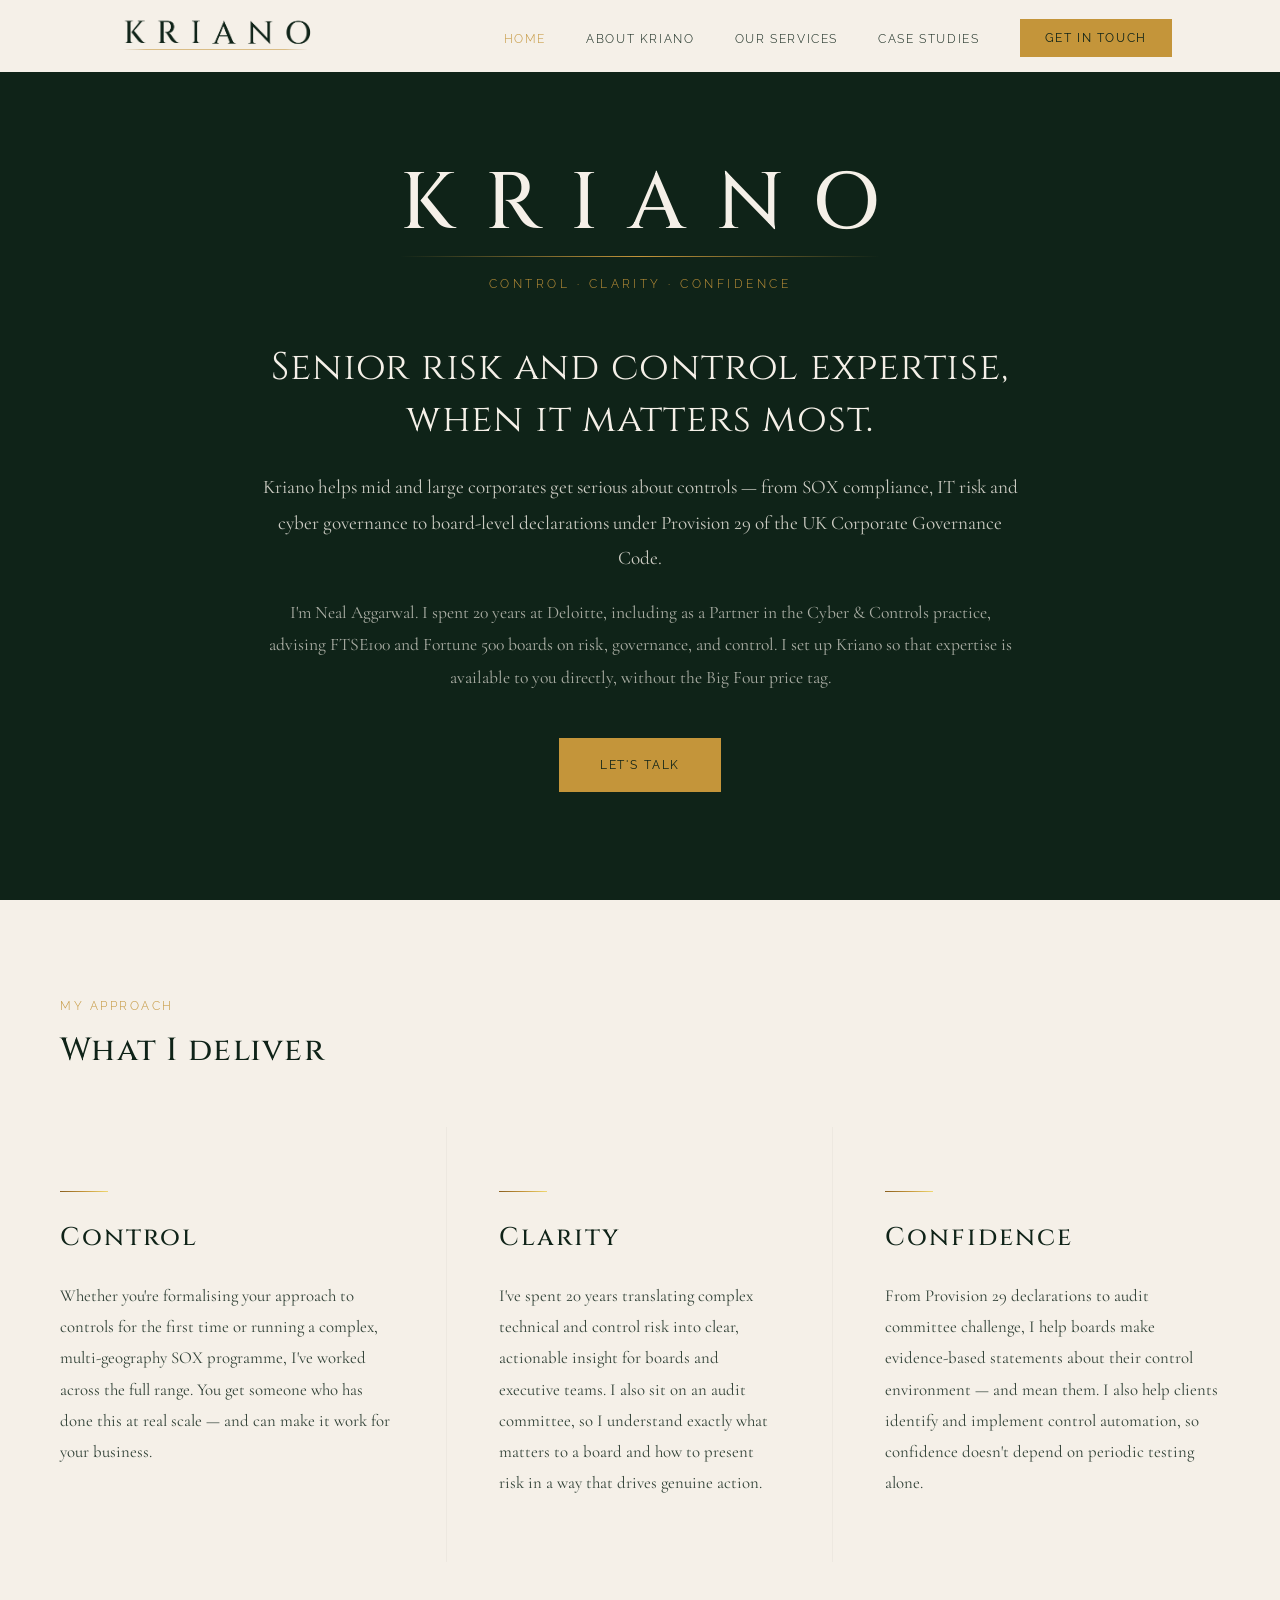
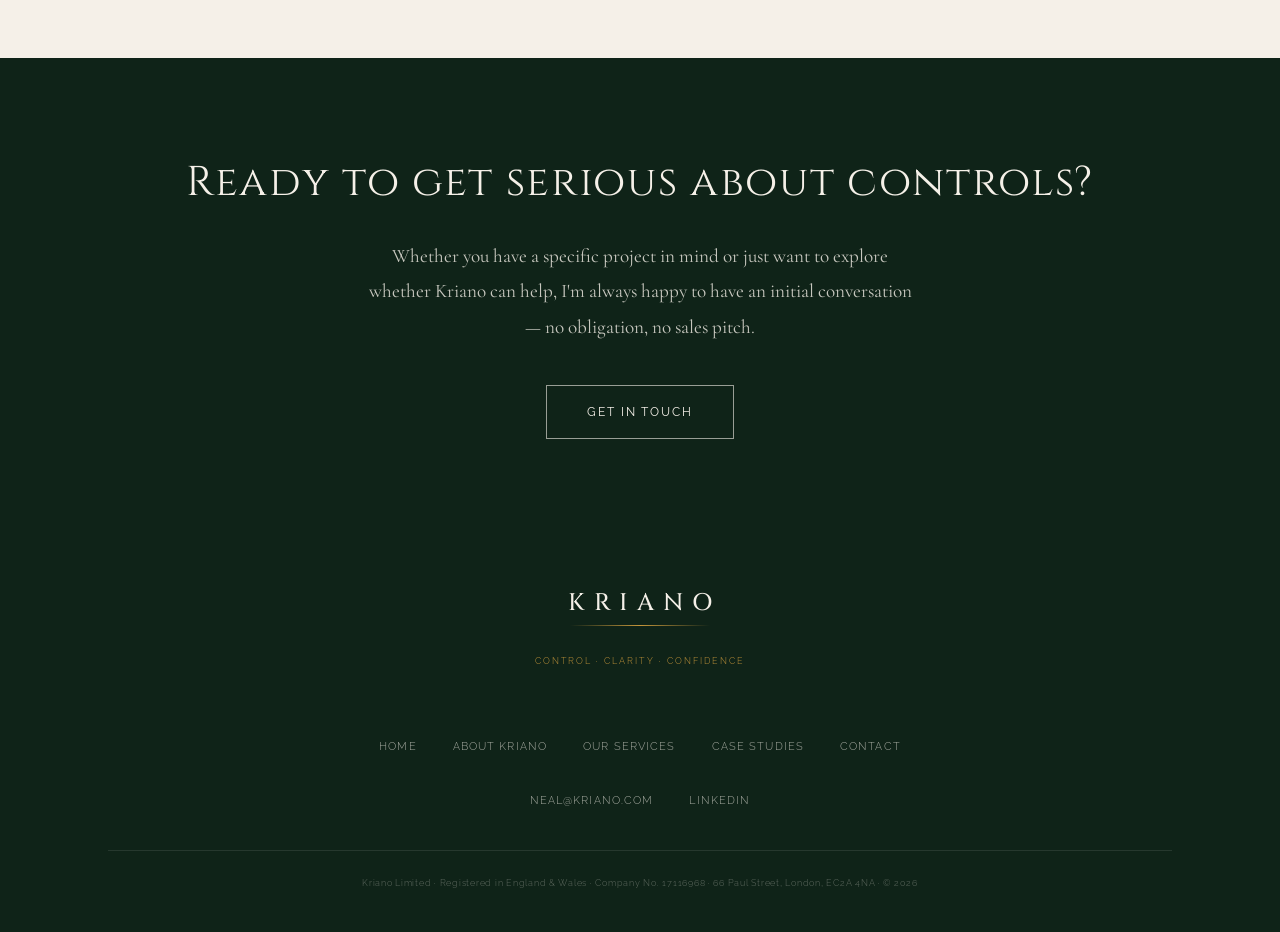
<file: index.html>
<!DOCTYPE html>
<html lang="en">
<head>
  <meta charset="UTF-8">
  <meta name="viewport" content="width=device-width, initial-scale=1.0">
  <title>Kriano | Risk and Controls Consultancy</title>
  <meta name="description" content="Kriano is a senior risk and controls consultancy founded by Neal Aggarwal, former Deloitte Partner. SOX compliance, Provision 29, board advisory and technology risk.">
  <link rel="canonical" href="https://www.kriano.com/">

  <meta property="og:title"       content="Kriano | Risk and Controls Consultancy">
  <meta property="og:description" content="Senior risk and control expertise.">
  <meta property="og:type"        content="website">
  <meta property="og:url"         content="https://www.kriano.com/">
  <meta property="og:image"       content="https://www.kriano.com/kriano-social-share.png">

  <meta name="twitter:card"        content="summary">
  <meta name="twitter:title"       content="Kriano | Risk and Controls Consultancy">
  <meta name="twitter:description" content="Senior risk and control expertise — direct from a former Deloitte Partner.">

  <link rel="preconnect" href="https://fonts.googleapis.com">
  <link rel="preconnect" href="https://fonts.gstatic.com" crossorigin>
  <link href="https://fonts.googleapis.com/css2?family=Cinzel:wght@400;500;600&family=Cormorant+Garamond:ital,wght@0,300;0,400;0,500;1,300;1,400;1,500&family=Raleway:wght@300;400;500&display=swap" rel="stylesheet">
  <link rel="stylesheet" href="styles.css">

  <link rel="icon" type="image/x-icon" href="favicon.ico">
  <link rel="icon" type="image/png" sizes="32x32" href="favicon-32x32.png">
  <link rel="icon" type="image/png" sizes="16x16" href="favicon-16x16.png">

  <!-- Google tag (gtag.js) -->
  <script async src="https://www.googletagmanager.com/gtag/js?id=G-9YH2RK6R9H"></script>
  <script>
    window.dataLayer = window.dataLayer || [];
    function gtag(){dataLayer.push(arguments);}
    gtag('js', new Date());
    gtag('config', 'G-9YH2RK6R9H');
  </script>

  <script type="application/ld+json">
  {
    "@context": "https://schema.org",
    "@type": "ProfessionalService",
    "name": "Kriano",
    "description": "Risk and controls consultancy founded by Neal Aggarwal, former Deloitte Partner.",
    "url": "https://www.kriano.com",
    "email": "neal@kriano.com",
    "areaServed": "GB",
    "founder": {
      "@type": "Person",
      "name": "Neal Aggarwal",
      "jobTitle": "Founder",
      "alumniOf": "Deloitte"
    },
    "serviceType": [
      "SOX Compliance",
      "Internal Controls",
      "Provision 29 Support",
      "Board Advisory",
      "Technology Risk"
    ]
  }
  </script>
</head>
<body>

  <!-- NAVIGATION -->
  <nav class="nav" role="navigation" aria-label="Main navigation">
    <div class="nav__inner">
      <a href="index.html" class="nav__logo" aria-label="Kriano — home">
        <img src="kriano-logo-primary.png" alt="Kriano">
      </a>
      <button class="nav__toggle" aria-label="Open navigation" aria-expanded="false" aria-controls="nav-links">
        <span></span>
        <span></span>
        <span></span>
      </button>
      <ul class="nav__links" id="nav-links" role="list">
        <li><a href="index.html"        class="nav__link nav__link--active">Home</a></li>
        <li><a href="about.html"        class="nav__link">About Kriano</a></li>
        <li><a href="services.html"     class="nav__link">Our Services</a></li>
        <li><a href="case-studies.html" class="nav__link">Case Studies</a></li>
        <li><a href="contact.html"      class="nav__link nav__link--cta">Get in touch</a></li>
      </ul>
    </div>
  </nav>

  <!-- HERO -->
  <section class="hero" aria-labelledby="hero-heading">
    <div class="hero__inner">
      <div class="hero__logo-lockup" aria-hidden="true">
        <div class="hero__wordmark">KRIANO</div>
        <div class="hero__rule"></div>
      </div>
      <p class="hero__strapline">Control &middot; Clarity &middot; Confidence</p>
      <h1 class="hero__heading" id="hero-heading">
        Senior risk and control expertise, when it matters most.
      </h1>
      <p class="hero__sub">
        Kriano helps mid and large corporates get serious about controls — from SOX compliance, IT risk and cyber governance to board-level declarations under Provision 29 of the UK Corporate Governance Code.
      </p>
      <p class="hero__intro">
        I'm Neal Aggarwal. I spent 20 years at Deloitte, including as a Partner in the Cyber &amp; Controls practice, advising FTSE100 and Fortune 500 boards on risk, governance, and control. I set up Kriano so that expertise is available to you directly, without the Big Four price tag.
      </p>
      <a href="contact.html" class="btn btn--gold">Let's talk</a>
    </div>
  </section>

  <!-- VALUE PROPS -->
  <section class="section--light" aria-labelledby="value-heading">
    <div class="value-props-header">
      <p class="value-props-header__label">My approach</p>
      <h2 class="value-props-header__title" id="value-heading">What I deliver</h2>
    </div>
    <div class="value-props">

      <div class="value-prop">
        <div class="gold-rule gold-rule--short" aria-hidden="true"></div>
        <h3 class="value-prop__title">Control</h3>
        <p class="value-prop__body">
          Whether you're formalising your approach to controls for the first time or running a complex, multi-geography SOX programme, I've worked across the full range. You get someone who has done this at real scale — and can make it work for your business.
        </p>
      </div>

      <div class="value-prop">
        <div class="gold-rule gold-rule--short" aria-hidden="true"></div>
        <h3 class="value-prop__title">Clarity</h3>
        <p class="value-prop__body">
          I've spent 20 years translating complex technical and control risk into clear, actionable insight for boards and executive teams. I also sit on an audit committee, so I understand exactly what matters to a board and how to present risk in a way that drives genuine action.
        </p>
      </div>

      <div class="value-prop">
        <div class="gold-rule gold-rule--short" aria-hidden="true"></div>
        <h3 class="value-prop__title">Confidence</h3>
        <p class="value-prop__body">
          From Provision 29 declarations to audit committee challenge, I help boards make evidence-based statements about their control environment — and mean them. I also help clients identify and implement control automation, so confidence doesn't depend on periodic testing alone.
        </p>
      </div>

    </div>
  </section>

  <!-- CTA BLOCK -->
  <section class="cta-block" aria-labelledby="cta-heading">
    <div class="container">
      <h2 class="cta-block__heading" id="cta-heading">Ready to get serious about controls?</h2>
      <p class="cta-block__body">
        Whether you have a specific project in mind or just want to explore whether Kriano can help, I'm always happy to have an initial conversation — no obligation, no sales pitch.
      </p>
      <a href="contact.html" class="btn btn--outline-cream">Get in touch</a>
    </div>
  </section>

  <!-- FOOTER -->
  <footer class="footer" role="contentinfo">
    <div class="footer__inner">
      <div class="footer__brand">
        <span class="footer__wordmark">KRIANO</span>
        <div class="footer__rule" aria-hidden="true"></div>
        <span class="footer__strapline">Control &middot; Clarity &middot; Confidence</span>
      </div>
      <nav aria-label="Footer navigation">
        <ul class="footer__nav">
          <li><a href="index.html"        class="footer__nav-link">Home</a></li>
          <li><a href="about.html"        class="footer__nav-link">About Kriano</a></li>
          <li><a href="services.html"     class="footer__nav-link">Our Services</a></li>
          <li><a href="case-studies.html" class="footer__nav-link">Case Studies</a></li>
          <li><a href="contact.html"      class="footer__nav-link">Contact</a></li>
        </ul>
      </nav>
      <div class="footer__contact">
        <a href="mailto:neal@kriano.com"                               class="footer__contact-link">neal@kriano.com</a>
        <a href="https://www.linkedin.com/in/neal-aggarwal"            class="footer__contact-link" target="_blank" rel="noopener noreferrer">LinkedIn</a>
      </div>
      <div class="footer__legal">
        <p>Kriano Limited &middot; Registered in England &amp; Wales &middot; Company No. 17116968 &middot; 66 Paul Street, London, EC2A 4NA &middot; &copy; 2026</p>
      </div>
    </div>
  </footer>

  <script src="script.js"></script>
</body>
</html>
</file>
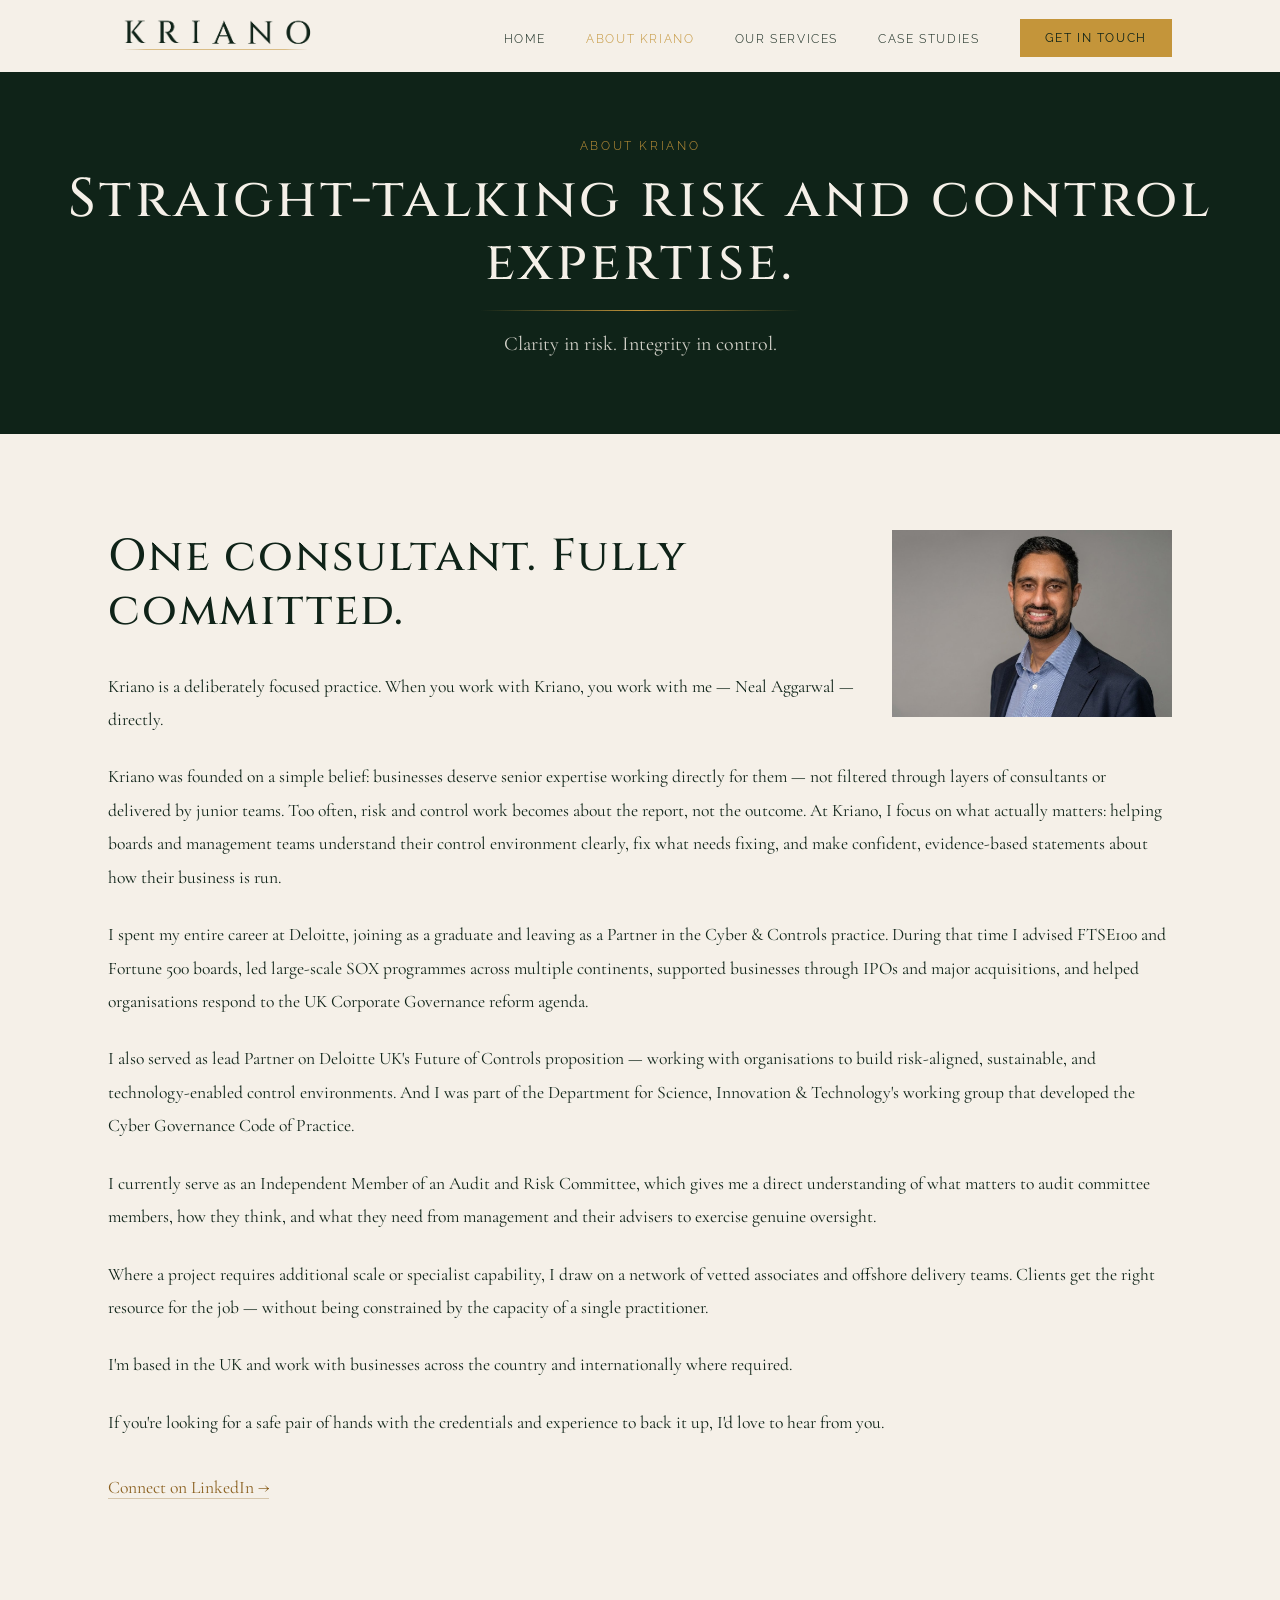
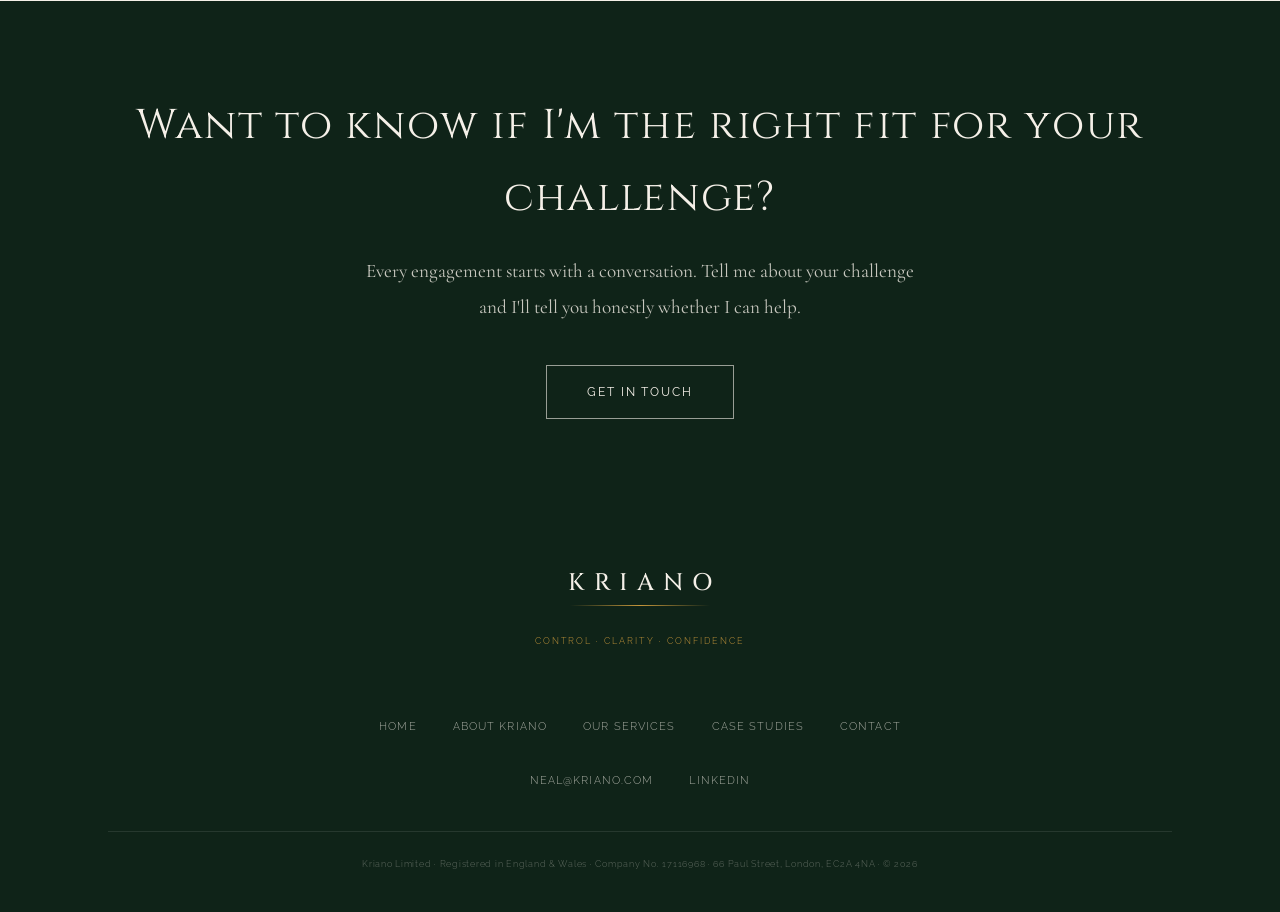
<file: about.html>
<!DOCTYPE html>
<html lang="en">
<head>
  <meta charset="UTF-8">
  <meta name="viewport" content="width=device-width, initial-scale=1.0">
  <title>About | Kriano — Neal Aggarwal, Former Deloitte Partner</title>
  <meta name="description" content="Kriano was founded by Neal Aggarwal, a former Deloitte Partner in the Cyber and Controls practice, with over 20 years advising FTSE100 and Fortune 500 boards.">
  <link rel="canonical" href="https://www.kriano.com/about.html">

  <meta property="og:title"       content="About | Kriano">
  <meta property="og:description" content="Neal Aggarwal – former Big 4 Partner.">
  <meta property="og:type"        content="website">
  <meta property="og:url"         content="https://www.kriano.com/about.html">
  <meta property="og:image"       content="https://www.kriano.com/kriano-social-share.png">

  <link rel="preconnect" href="https://fonts.googleapis.com">
  <link rel="preconnect" href="https://fonts.gstatic.com" crossorigin>
  <link href="https://fonts.googleapis.com/css2?family=Cinzel:wght@400;500;600&family=Cormorant+Garamond:ital,wght@0,300;0,400;0,500;1,300;1,400;1,500&family=Raleway:wght@300;400;500&display=swap" rel="stylesheet">
  <link rel="stylesheet" href="styles.css">

  <link rel="icon" type="image/x-icon" href="favicon.ico">
  <link rel="icon" type="image/png" sizes="32x32" href="favicon-32x32.png">
  <link rel="icon" type="image/png" sizes="16x16" href="favicon-16x16.png">

  <!-- Google tag (gtag.js) -->
  <script async src="https://www.googletagmanager.com/gtag/js?id=G-9YH2RK6R9H"></script>
  <script>
    window.dataLayer = window.dataLayer || [];
    function gtag(){dataLayer.push(arguments);}
    gtag('js', new Date());
    gtag('config', 'G-9YH2RK6R9H');
  </script>
</head>
<body>

  <!-- NAVIGATION -->
  <nav class="nav" role="navigation" aria-label="Main navigation">
    <div class="nav__inner">
      <a href="index.html" class="nav__logo" aria-label="Kriano — home">
        <img src="kriano-logo-primary.png" alt="Kriano">
      </a>
      <button class="nav__toggle" aria-label="Open navigation" aria-expanded="false" aria-controls="nav-links">
        <span></span>
        <span></span>
        <span></span>
      </button>
      <ul class="nav__links" id="nav-links" role="list">
        <li><a href="index.html"        class="nav__link">Home</a></li>
        <li><a href="about.html"        class="nav__link nav__link--active">About Kriano</a></li>
        <li><a href="services.html"     class="nav__link">Our Services</a></li>
        <li><a href="case-studies.html" class="nav__link">Case Studies</a></li>
        <li><a href="contact.html"      class="nav__link nav__link--cta">Get in touch</a></li>
      </ul>
    </div>
  </nav>

  <!-- PAGE HEADER -->
  <header class="page-header" aria-labelledby="page-title">
    <div class="page-header__inner">
      <p class="page-header__label">About Kriano</p>
      <h1 class="page-header__heading" id="page-title">Straight-talking risk and control expertise.</h1>
      <div class="page-header__rule" aria-hidden="true"></div>
      <p class="page-header__sub">Clarity in risk. Integrity in control.</p>
    </div>
  </header>

  <!-- ABOUT BODY -->
  <section class="section--light" aria-labelledby="about-heading">
    <div class="container">
      <div class="about-layout">

        <!-- Story -->
        <div class="about-body">

          <div class="about-photo">
            <img src="Photo-Neal.jpeg" alt="Neal Aggarwal, founder of Kriano">
          </div>

          <h2 id="about-heading" class="section-heading" style="margin-bottom: 2rem;">One consultant. Fully committed.</h2>

          <p>
            Kriano is a deliberately focused practice. When you work with Kriano, you work with me — Neal Aggarwal — directly.
          </p>
          <p>
            Kriano was founded on a simple belief: businesses deserve senior expertise working directly for them — not filtered through layers of consultants or delivered by junior teams. Too often, risk and control work becomes about the report, not the outcome. At Kriano, I focus on what actually matters: helping boards and management teams understand their control environment clearly, fix what needs fixing, and make confident, evidence-based statements about how their business is run.
          </p>
          <p>
            I spent my entire career at Deloitte, joining as a graduate and leaving as a Partner in the Cyber &amp; Controls practice. During that time I advised FTSE100 and Fortune 500 boards, led large-scale SOX programmes across multiple continents, supported businesses through IPOs and major acquisitions, and helped organisations respond to the UK Corporate Governance reform agenda.
          </p>
          <p>
            I also served as lead Partner on Deloitte UK's Future of Controls proposition — working with organisations to build risk-aligned, sustainable, and technology-enabled control environments. And I was part of the Department for Science, Innovation &amp; Technology's working group that developed the Cyber Governance Code of Practice.
          </p>
          <p>
            I currently serve as an Independent Member of an Audit and Risk Committee, which gives me a direct understanding of what matters to audit committee members, how they think, and what they need from management and their advisers to exercise genuine oversight.
          </p>
          <p>
            Where a project requires additional scale or specialist capability, I draw on a network of vetted associates and offshore delivery teams. Clients get the right resource for the job — without being constrained by the capacity of a single practitioner.
          </p>
          <p>
            I'm based in the UK and work with businesses across the country and internationally where required.
          </p>
          <p>
            If you're looking for a safe pair of hands with the credentials and experience to back it up, I'd love to hear from you.
          </p>
          <p style="margin-top: 2rem;">
            <a href="https://www.linkedin.com/in/neal-aggarwal" target="_blank" rel="noopener noreferrer">Connect on LinkedIn &rarr;</a>
          </p>
        </div>

      </div>
    </div>
  </section>

  <!-- CTA BLOCK -->
  <section class="cta-block" aria-labelledby="cta-heading">
    <div class="container">
      <h2 class="cta-block__heading" id="cta-heading">Want to know if I'm the right fit for your challenge?</h2>
      <p class="cta-block__body">
        Every engagement starts with a conversation. Tell me about your challenge and I'll tell you honestly whether I can help.
      </p>
      <a href="contact.html" class="btn btn--outline-cream">Get in touch</a>
    </div>
  </section>

  <!-- FOOTER -->
  <footer class="footer" role="contentinfo">
    <div class="footer__inner">
      <div class="footer__brand">
        <span class="footer__wordmark">KRIANO</span>
        <div class="footer__rule" aria-hidden="true"></div>
        <span class="footer__strapline">Control &middot; Clarity &middot; Confidence</span>
      </div>
      <nav aria-label="Footer navigation">
        <ul class="footer__nav">
          <li><a href="index.html"        class="footer__nav-link">Home</a></li>
          <li><a href="about.html"        class="footer__nav-link">About Kriano</a></li>
          <li><a href="services.html"     class="footer__nav-link">Our Services</a></li>
          <li><a href="case-studies.html" class="footer__nav-link">Case Studies</a></li>
          <li><a href="contact.html"      class="footer__nav-link">Contact</a></li>
        </ul>
      </nav>
      <div class="footer__contact">
        <a href="mailto:neal@kriano.com"                        class="footer__contact-link">neal@kriano.com</a>
        <a href="https://www.linkedin.com/in/neal-aggarwal"     class="footer__contact-link" target="_blank" rel="noopener noreferrer">LinkedIn</a>
      </div>
      <div class="footer__legal">
        <p>Kriano Limited &middot; Registered in England &amp; Wales &middot; Company No. 17116968 &middot; 66 Paul Street, London, EC2A 4NA &middot; &copy; 2026</p>
      </div>
    </div>
  </footer>

  <script src="script.js"></script>
</body>
</html>
</file>
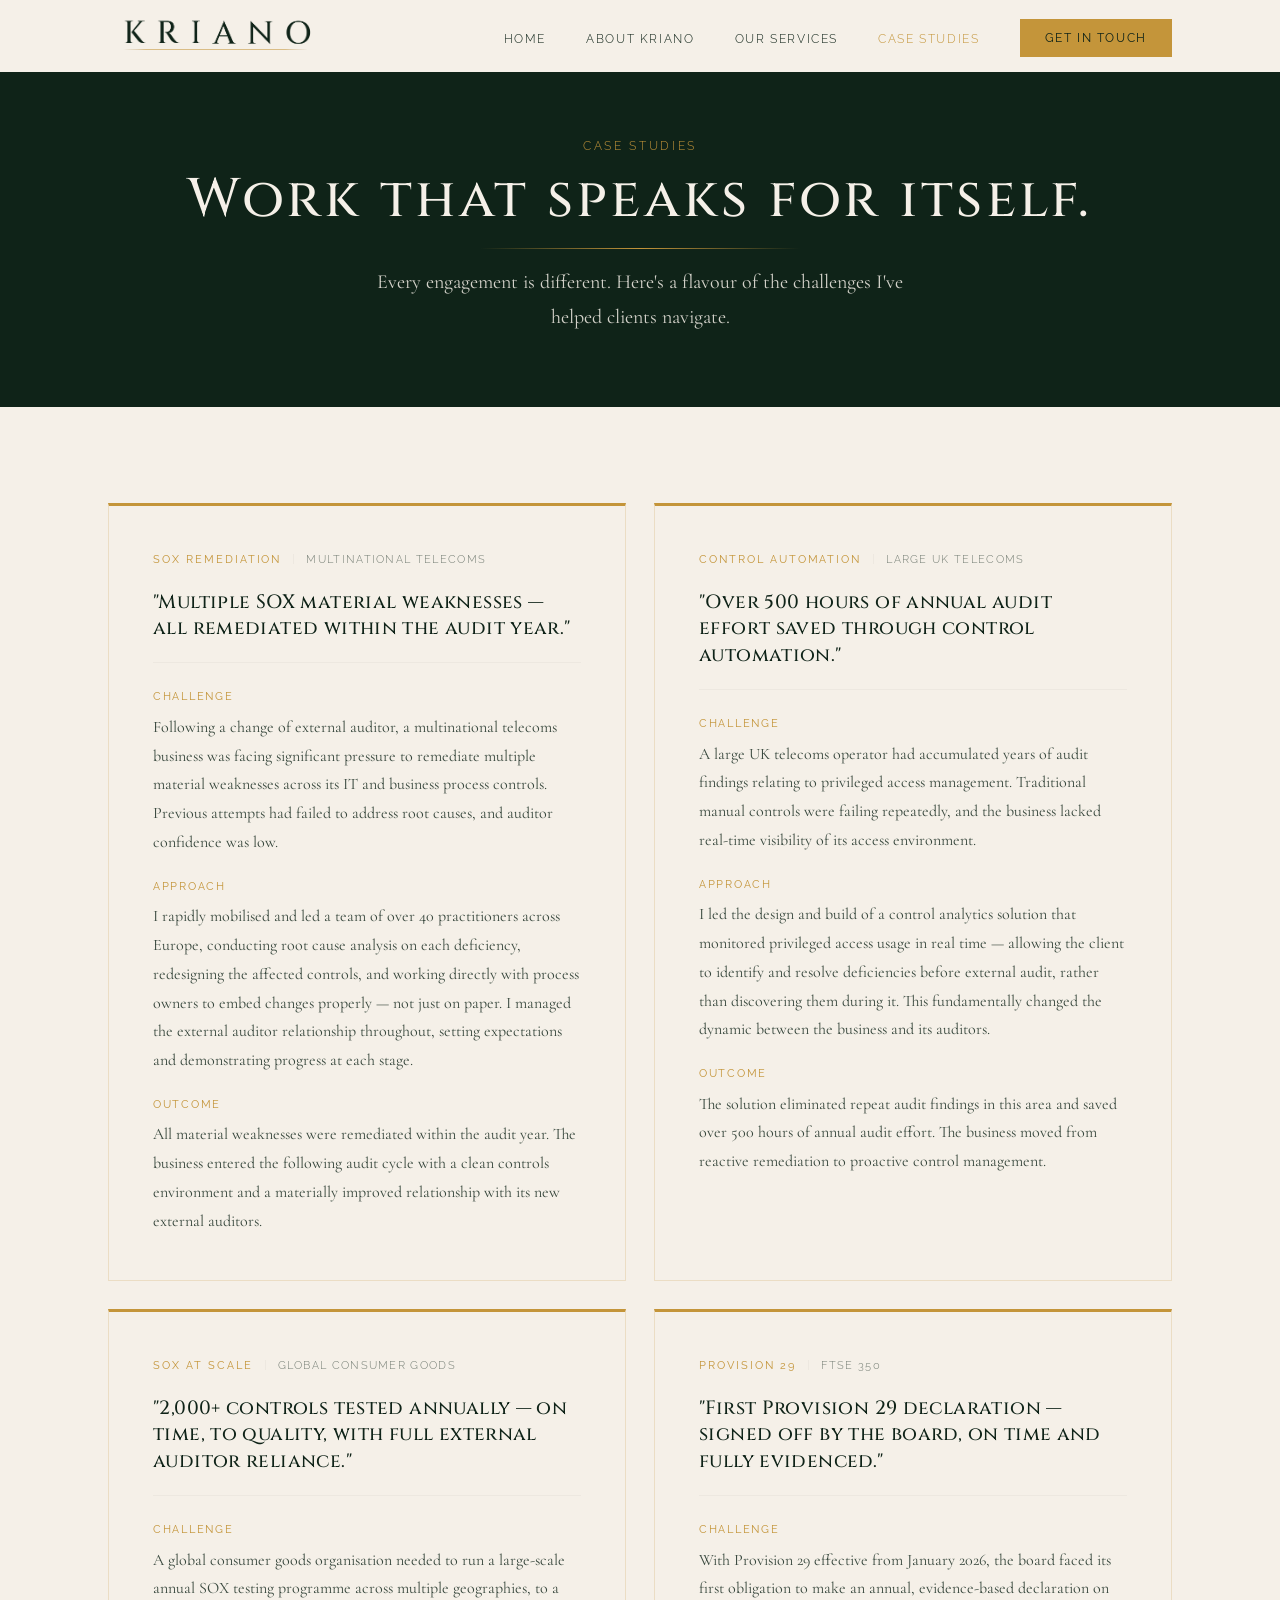
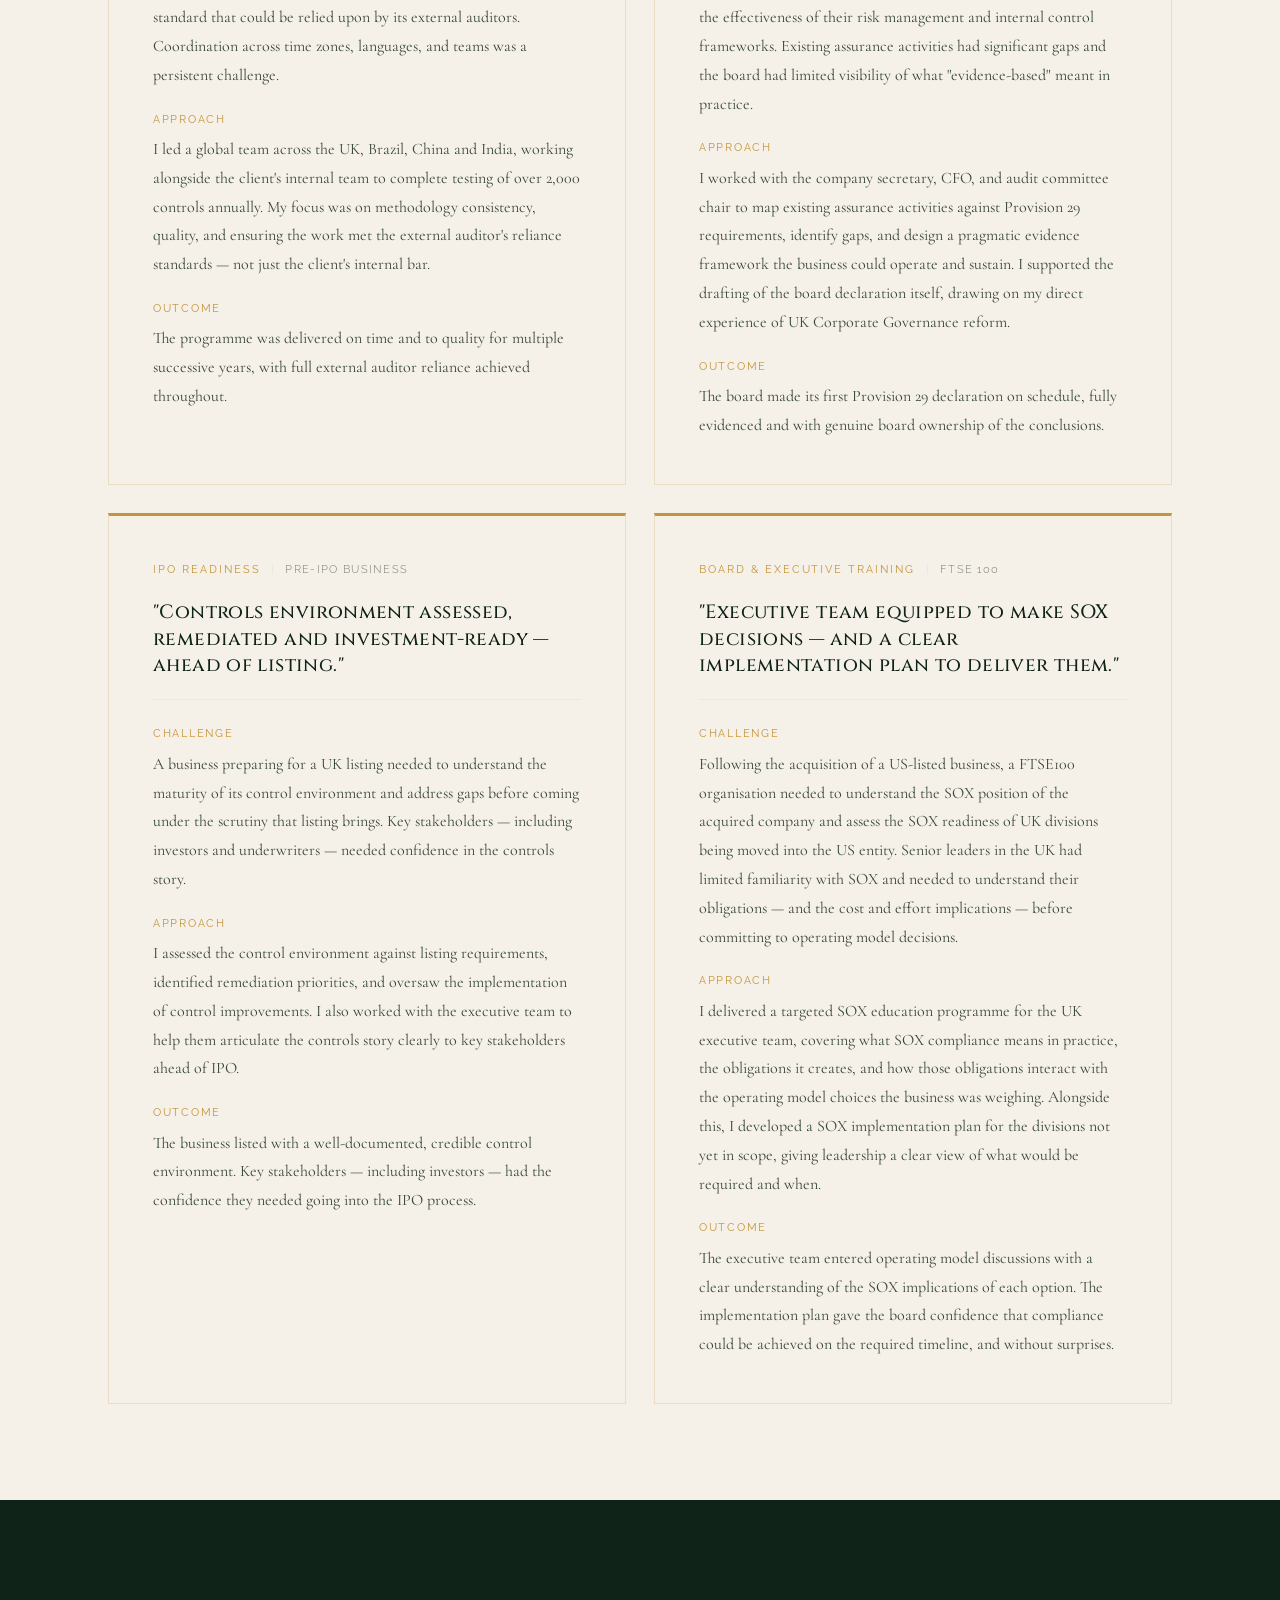
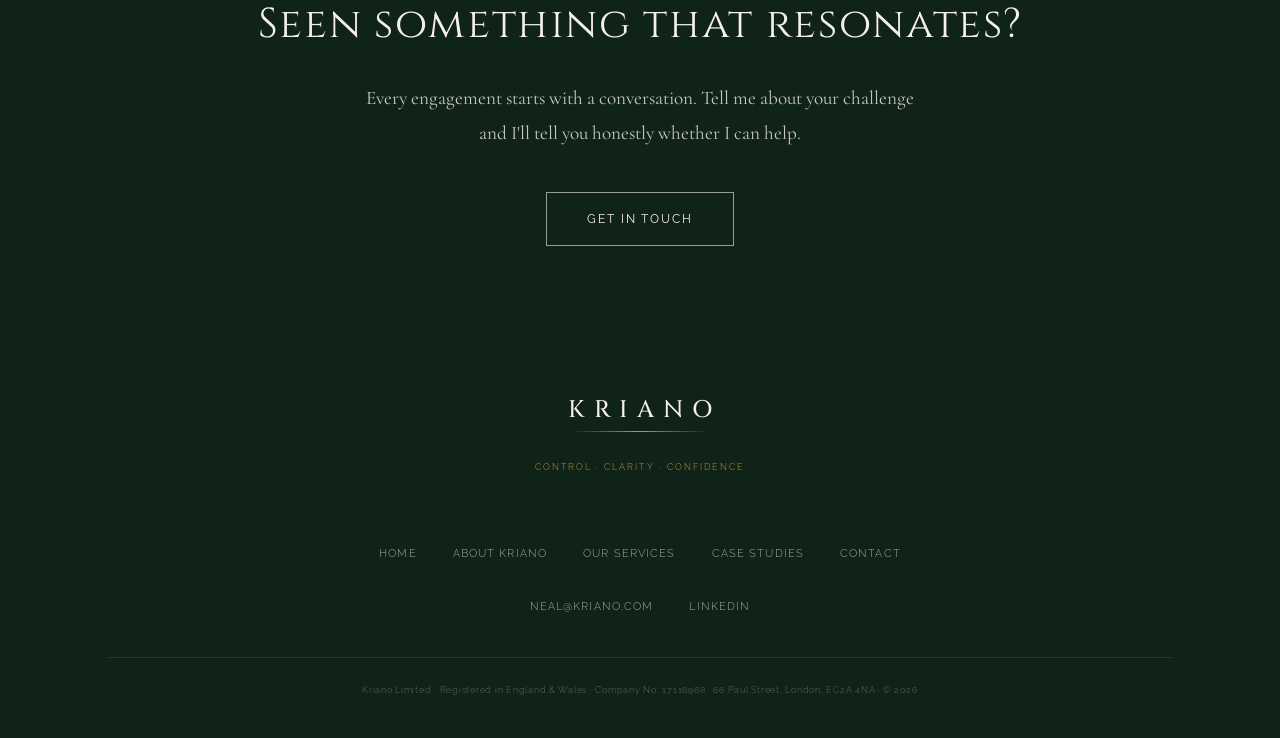
<file: case-studies.html>
<!DOCTYPE html>
<html lang="en">
<head>
  <meta charset="UTF-8">
  <meta name="viewport" content="width=device-width, initial-scale=1.0">
  <title>Case Studies | Kriano — Risk and Controls in Practice</title>
  <meta name="description" content="Anonymised case studies across SOX remediation, control automation, Provision 29, IPO readiness and board advisory — delivered by Neal Aggarwal, former Deloitte Partner.">
  <link rel="canonical" href="https://www.kriano.com/case-studies.html">

  <meta property="og:title"       content="Case Studies | Kriano">
  <meta property="og:description" content="Real engagements, real outcomes.">
  <meta property="og:type"        content="website">
  <meta property="og:url"         content="https://www.kriano.com/case-studies.html">
  <meta property="og:image"       content="https://www.kriano.com/kriano-social-share.png">

  <link rel="preconnect" href="https://fonts.googleapis.com">
  <link rel="preconnect" href="https://fonts.gstatic.com" crossorigin>
  <link href="https://fonts.googleapis.com/css2?family=Cinzel:wght@400;500;600&family=Cormorant+Garamond:ital,wght@0,300;0,400;0,500;1,300;1,400;1,500&family=Raleway:wght@300;400;500&display=swap" rel="stylesheet">
  <link rel="stylesheet" href="styles.css">

  <link rel="icon" type="image/x-icon" href="favicon.ico">
  <link rel="icon" type="image/png" sizes="32x32" href="favicon-32x32.png">
  <link rel="icon" type="image/png" sizes="16x16" href="favicon-16x16.png">

  <!-- Google tag (gtag.js) -->
  <script async src="https://www.googletagmanager.com/gtag/js?id=G-9YH2RK6R9H"></script>
  <script>
    window.dataLayer = window.dataLayer || [];
    function gtag(){dataLayer.push(arguments);}
    gtag('js', new Date());
    gtag('config', 'G-9YH2RK6R9H');
  </script>
</head>
<body>

  <!-- NAVIGATION -->
  <nav class="nav" role="navigation" aria-label="Main navigation">
    <div class="nav__inner">
      <a href="index.html" class="nav__logo" aria-label="Kriano — home">
        <img src="kriano-logo-primary.png" alt="Kriano">
      </a>
      <button class="nav__toggle" aria-label="Open navigation" aria-expanded="false" aria-controls="nav-links">
        <span></span>
        <span></span>
        <span></span>
      </button>
      <ul class="nav__links" id="nav-links" role="list">
        <li><a href="index.html"        class="nav__link">Home</a></li>
        <li><a href="about.html"        class="nav__link">About Kriano</a></li>
        <li><a href="services.html"     class="nav__link">Our Services</a></li>
        <li><a href="case-studies.html" class="nav__link nav__link--active">Case Studies</a></li>
        <li><a href="contact.html"      class="nav__link nav__link--cta">Get in touch</a></li>
      </ul>
    </div>
  </nav>

  <!-- PAGE HEADER -->
  <header class="page-header" aria-labelledby="page-title">
    <div class="page-header__inner">
      <p class="page-header__label">Case Studies</p>
      <h1 class="page-header__heading" id="page-title">Work that speaks for itself.</h1>
      <div class="page-header__rule" aria-hidden="true"></div>
      <p class="page-header__sub">Every engagement is different. Here's a flavour of the challenges I've helped clients navigate.</p>
    </div>
  </header>

  <!-- CASE STUDIES GRID -->
  <section class="section--light" aria-labelledby="cases-heading">
    <div class="container">

      <div class="case-grid">

        <!-- CARD 1 — SOX Remediation -->
        <article class="case-card" aria-labelledby="case-1">
          <div class="case-card__meta">
            <span class="case-card__service">SOX Remediation</span>
            <span class="case-card__sep" aria-hidden="true"></span>
            <span class="case-card__sector">Multinational Telecoms</span>
          </div>
          <h2 class="case-card__headline" id="case-1">
            "Multiple SOX material weaknesses — all remediated within the audit year."
          </h2>

          <p class="case-section-label">Challenge</p>
          <p class="case-card__text">
            Following a change of external auditor, a multinational telecoms business was facing significant pressure to remediate multiple material weaknesses across its IT and business process controls. Previous attempts had failed to address root causes, and auditor confidence was low.
          </p>

          <p class="case-section-label">Approach</p>
          <p class="case-card__text">
            I rapidly mobilised and led a team of over 40 practitioners across Europe, conducting root cause analysis on each deficiency, redesigning the affected controls, and working directly with process owners to embed changes properly — not just on paper. I managed the external auditor relationship throughout, setting expectations and demonstrating progress at each stage.
          </p>

          <p class="case-section-label">Outcome</p>
          <p class="case-card__text">
            All material weaknesses were remediated within the audit year. The business entered the following audit cycle with a clean controls environment and a materially improved relationship with its new external auditors.
          </p>
        </article>

        <!-- CARD 2 — Control Automation -->
        <article class="case-card" aria-labelledby="case-2">
          <div class="case-card__meta">
            <span class="case-card__service">Control Automation</span>
            <span class="case-card__sep" aria-hidden="true"></span>
            <span class="case-card__sector">Large UK Telecoms</span>
          </div>
          <h2 class="case-card__headline" id="case-2">
            "Over 500 hours of annual audit effort saved through control automation."
          </h2>

          <p class="case-section-label">Challenge</p>
          <p class="case-card__text">
            A large UK telecoms operator had accumulated years of audit findings relating to privileged access management. Traditional manual controls were failing repeatedly, and the business lacked real-time visibility of its access environment.
          </p>

          <p class="case-section-label">Approach</p>
          <p class="case-card__text">
            I led the design and build of a control analytics solution that monitored privileged access usage in real time — allowing the client to identify and resolve deficiencies before external audit, rather than discovering them during it. This fundamentally changed the dynamic between the business and its auditors.
          </p>

          <p class="case-section-label">Outcome</p>
          <p class="case-card__text">
            The solution eliminated repeat audit findings in this area and saved over 500 hours of annual audit effort. The business moved from reactive remediation to proactive control management.
          </p>
        </article>

        <!-- CARD 3 — SOX at Scale -->
        <article class="case-card" aria-labelledby="case-3">
          <div class="case-card__meta">
            <span class="case-card__service">SOX at Scale</span>
            <span class="case-card__sep" aria-hidden="true"></span>
            <span class="case-card__sector">Global Consumer Goods</span>
          </div>
          <h2 class="case-card__headline" id="case-3">
            "2,000+ controls tested annually — on time, to quality, with full external auditor reliance."
          </h2>

          <p class="case-section-label">Challenge</p>
          <p class="case-card__text">
            A global consumer goods organisation needed to run a large-scale annual SOX testing programme across multiple geographies, to a standard that could be relied upon by its external auditors. Coordination across time zones, languages, and teams was a persistent challenge.
          </p>

          <p class="case-section-label">Approach</p>
          <p class="case-card__text">
            I led a global team across the UK, Brazil, China and India, working alongside the client's internal team to complete testing of over 2,000 controls annually. My focus was on methodology consistency, quality, and ensuring the work met the external auditor's reliance standards — not just the client's internal bar.
          </p>

          <p class="case-section-label">Outcome</p>
          <p class="case-card__text">
            The programme was delivered on time and to quality for multiple successive years, with full external auditor reliance achieved throughout.
          </p>
        </article>

        <!-- CARD 4 — Provision 29 -->
        <article class="case-card" aria-labelledby="case-4">
          <div class="case-card__meta">
            <span class="case-card__service">Provision 29</span>
            <span class="case-card__sep" aria-hidden="true"></span>
            <span class="case-card__sector">FTSE 350</span>
          </div>
          <h2 class="case-card__headline" id="case-4">
            "First Provision 29 declaration — signed off by the board, on time and fully evidenced."
          </h2>

          <p class="case-section-label">Challenge</p>
          <p class="case-card__text">
            With Provision 29 effective from January 2026, the board faced its first obligation to make an annual, evidence-based declaration on the effectiveness of their risk management and internal control frameworks. Existing assurance activities had significant gaps and the board had limited visibility of what "evidence-based" meant in practice.
          </p>

          <p class="case-section-label">Approach</p>
          <p class="case-card__text">
            I worked with the company secretary, CFO, and audit committee chair to map existing assurance activities against Provision 29 requirements, identify gaps, and design a pragmatic evidence framework the business could operate and sustain. I supported the drafting of the board declaration itself, drawing on my direct experience of UK Corporate Governance reform.
          </p>

          <p class="case-section-label">Outcome</p>
          <p class="case-card__text">
            The board made its first Provision 29 declaration on schedule, fully evidenced and with genuine board ownership of the conclusions.
          </p>
        </article>

        <!-- CARD 5 — Pre-IPO Controls -->
        <article class="case-card" aria-labelledby="case-5">
          <div class="case-card__meta">
            <span class="case-card__service">IPO Readiness</span>
            <span class="case-card__sep" aria-hidden="true"></span>
            <span class="case-card__sector">Pre-IPO Business</span>
          </div>
          <h2 class="case-card__headline" id="case-5">
            "Controls environment assessed, remediated and investment-ready — ahead of listing."
          </h2>

          <p class="case-section-label">Challenge</p>
          <p class="case-card__text">
            A business preparing for a UK listing needed to understand the maturity of its control environment and address gaps before coming under the scrutiny that listing brings. Key stakeholders — including investors and underwriters — needed confidence in the controls story.
          </p>

          <p class="case-section-label">Approach</p>
          <p class="case-card__text">
            I assessed the control environment against listing requirements, identified remediation priorities, and oversaw the implementation of control improvements. I also worked with the executive team to help them articulate the controls story clearly to key stakeholders ahead of IPO.
          </p>

          <p class="case-section-label">Outcome</p>
          <p class="case-card__text">
            The business listed with a well-documented, credible control environment. Key stakeholders — including investors — had the confidence they needed going into the IPO process.
          </p>
        </article>

        <!-- CARD 6 — Board and Executive Training -->
        <article class="case-card" aria-labelledby="case-6">
          <div class="case-card__meta">
            <span class="case-card__service">Board &amp; Executive Training</span>
            <span class="case-card__sep" aria-hidden="true"></span>
            <span class="case-card__sector">FTSE 100</span>
          </div>
          <h2 class="case-card__headline" id="case-6">
            "Executive team equipped to make SOX decisions — and a clear implementation plan to deliver them."
          </h2>

          <p class="case-section-label">Challenge</p>
          <p class="case-card__text">
            Following the acquisition of a US-listed business, a FTSE100 organisation needed to understand the SOX position of the acquired company and assess the SOX readiness of UK divisions being moved into the US entity. Senior leaders in the UK had limited familiarity with SOX and needed to understand their obligations — and the cost and effort implications — before committing to operating model decisions.
          </p>

          <p class="case-section-label">Approach</p>
          <p class="case-card__text">
            I delivered a targeted SOX education programme for the UK executive team, covering what SOX compliance means in practice, the obligations it creates, and how those obligations interact with the operating model choices the business was weighing. Alongside this, I developed a SOX implementation plan for the divisions not yet in scope, giving leadership a clear view of what would be required and when.
          </p>

          <p class="case-section-label">Outcome</p>
          <p class="case-card__text">
            The executive team entered operating model discussions with a clear understanding of the SOX implications of each option. The implementation plan gave the board confidence that compliance could be achieved on the required timeline, and without surprises.
          </p>
        </article>

      </div>
    </div>
  </section>

  <!-- CTA BLOCK -->
  <section class="cta-block" aria-labelledby="cta-heading">
    <div class="container">
      <h2 class="cta-block__heading" id="cta-heading">Seen something that resonates?</h2>
      <p class="cta-block__body">
        Every engagement starts with a conversation. Tell me about your challenge and I'll tell you honestly whether I can help.
      </p>
      <a href="contact.html" class="btn btn--outline-cream">Get in touch</a>
    </div>
  </section>

  <!-- FOOTER -->
  <footer class="footer" role="contentinfo">
    <div class="footer__inner">
      <div class="footer__brand">
        <span class="footer__wordmark">KRIANO</span>
        <div class="footer__rule" aria-hidden="true"></div>
        <span class="footer__strapline">Control &middot; Clarity &middot; Confidence</span>
      </div>
      <nav aria-label="Footer navigation">
        <ul class="footer__nav">
          <li><a href="index.html"        class="footer__nav-link">Home</a></li>
          <li><a href="about.html"        class="footer__nav-link">About Kriano</a></li>
          <li><a href="services.html"     class="footer__nav-link">Our Services</a></li>
          <li><a href="case-studies.html" class="footer__nav-link">Case Studies</a></li>
          <li><a href="contact.html"      class="footer__nav-link">Contact</a></li>
        </ul>
      </nav>
      <div class="footer__contact">
        <a href="mailto:neal@kriano.com"                    class="footer__contact-link">neal@kriano.com</a>
        <a href="https://www.linkedin.com/in/neal-aggarwal" class="footer__contact-link" target="_blank" rel="noopener noreferrer">LinkedIn</a>
      </div>
      <div class="footer__legal">
        <p>Kriano Limited &middot; Registered in England &amp; Wales &middot; Company No. 17116968 &middot; 66 Paul Street, London, EC2A 4NA &middot; &copy; 2026</p>
      </div>
    </div>
  </footer>

  <script src="script.js"></script>
</body>
</html>
</file>
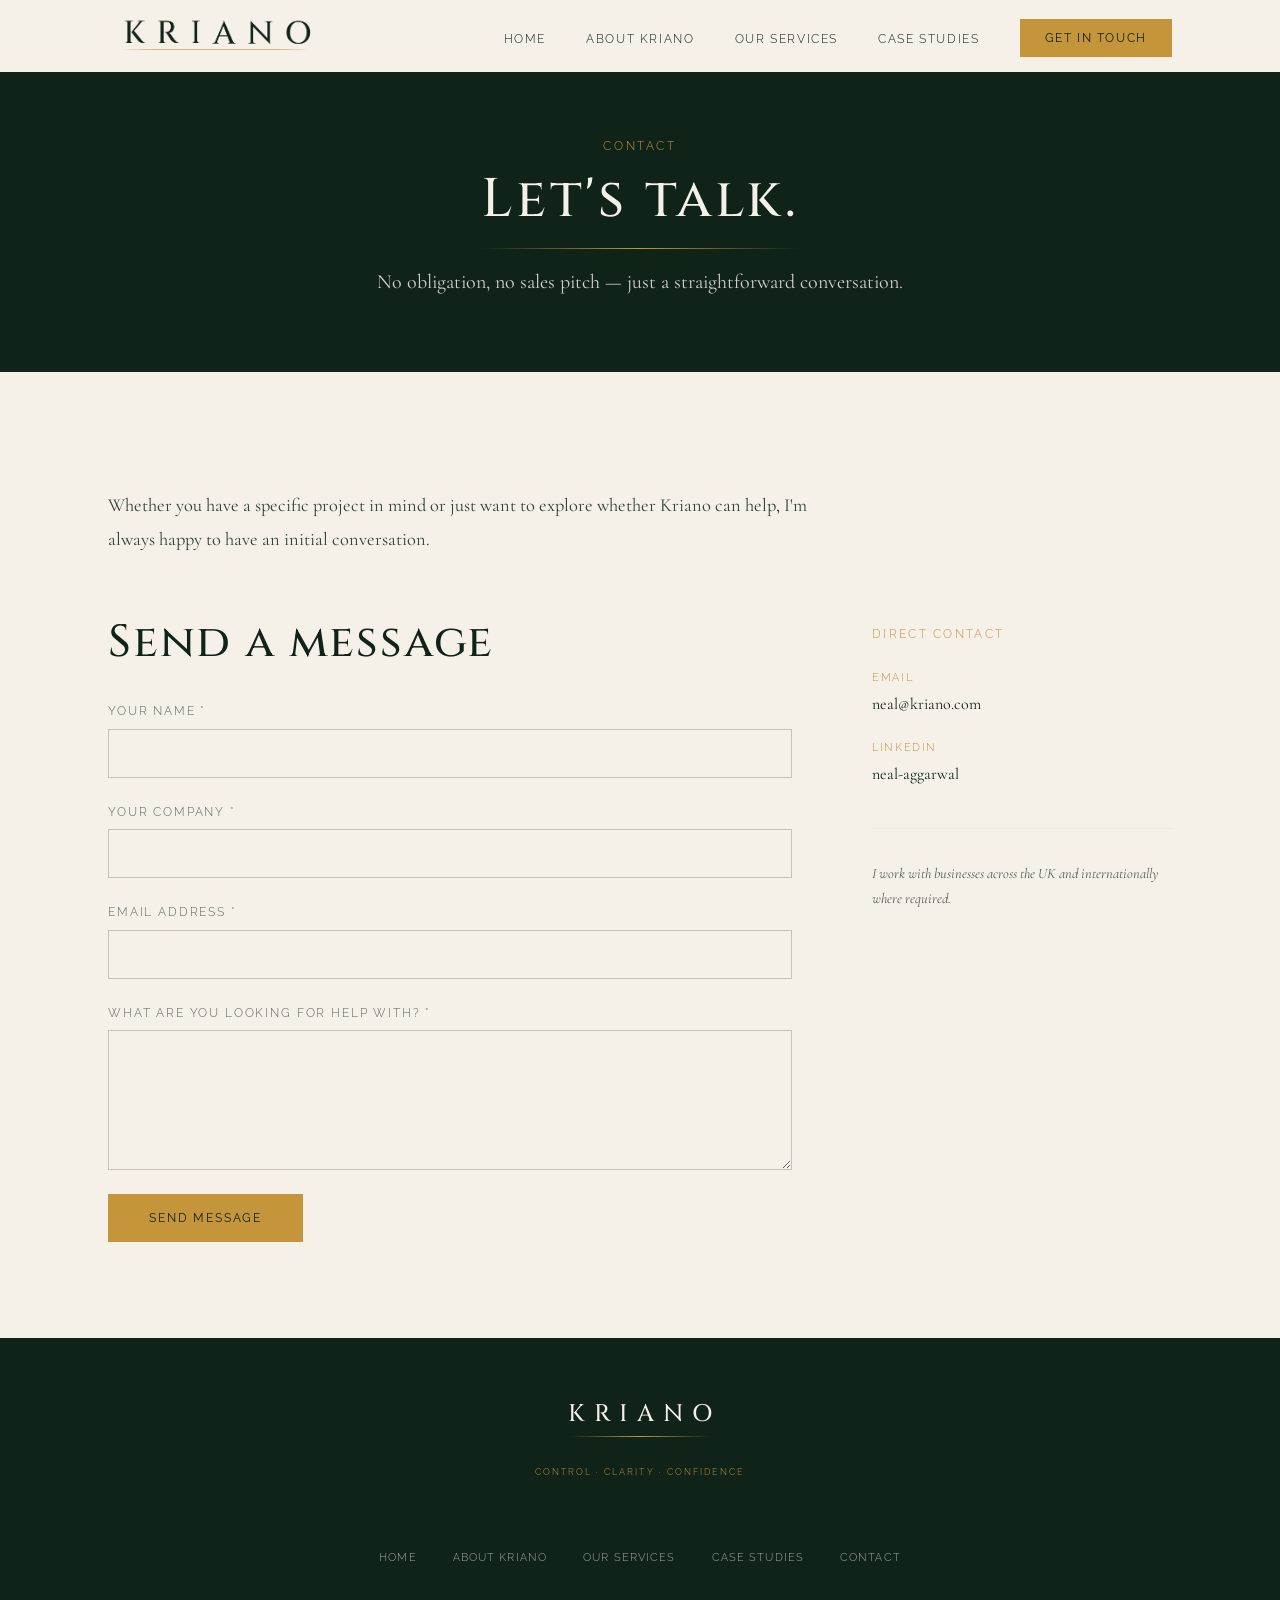
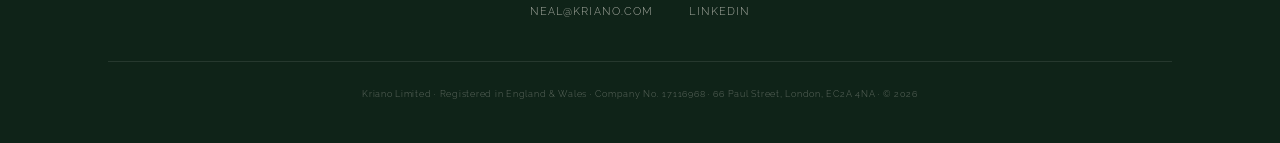
<file: contact.html>
<!DOCTYPE html>
<html lang="en">
<head>
  <meta charset="UTF-8">
  <meta name="viewport" content="width=device-width, initial-scale=1.0">
  <title>Contact | Kriano — Let's Talk</title>
  <meta name="description" content="Get in touch with Neal Aggarwal at Kriano. No obligation, no sales pitch — just a straightforward conversation about your risk and controls challenge.">
  <link rel="canonical" href="https://www.kriano.com/contact.html">

  <meta property="og:title"       content="Contact | Kriano">
  <meta property="og:description" content="Get in touch with Neal Aggarwal. No obligation, no sales pitch.">
  <meta property="og:type"        content="website">
  <meta property="og:url"         content="https://www.kriano.com/contact.html">
  <meta property="og:image"       content="https://www.kriano.com/kriano-social-share.png">

  <link rel="preconnect" href="https://fonts.googleapis.com">
  <link rel="preconnect" href="https://fonts.gstatic.com" crossorigin>
  <link href="https://fonts.googleapis.com/css2?family=Cinzel:wght@400;500;600&family=Cormorant+Garamond:ital,wght@0,300;0,400;0,500;1,300;1,400;1,500&family=Raleway:wght@300;400;500&display=swap" rel="stylesheet">
  <link rel="stylesheet" href="styles.css">

  <link rel="icon" type="image/x-icon" href="favicon.ico">
  <link rel="icon" type="image/png" sizes="32x32" href="favicon-32x32.png">
  <link rel="icon" type="image/png" sizes="16x16" href="favicon-16x16.png">

  <!-- Google tag (gtag.js) -->
  <script async src="https://www.googletagmanager.com/gtag/js?id=G-9YH2RK6R9H"></script>
  <script>
    window.dataLayer = window.dataLayer || [];
    function gtag(){dataLayer.push(arguments);}
    gtag('js', new Date());
    gtag('config', 'G-9YH2RK6R9H');
  </script>
</head>
<body>

  <!-- NAVIGATION -->
  <nav class="nav" role="navigation" aria-label="Main navigation">
    <div class="nav__inner">
      <a href="index.html" class="nav__logo" aria-label="Kriano — home">
        <img src="kriano-logo-primary.png" alt="Kriano">
      </a>
      <button class="nav__toggle" aria-label="Open navigation" aria-expanded="false" aria-controls="nav-links">
        <span></span>
        <span></span>
        <span></span>
      </button>
      <ul class="nav__links" id="nav-links" role="list">
        <li><a href="index.html"        class="nav__link">Home</a></li>
        <li><a href="about.html"        class="nav__link">About Kriano</a></li>
        <li><a href="services.html"     class="nav__link">Our Services</a></li>
        <li><a href="case-studies.html" class="nav__link">Case Studies</a></li>
        <li><a href="contact.html"      class="nav__link nav__link--active nav__link--cta">Get in touch</a></li>
      </ul>
    </div>
  </nav>

  <!-- PAGE HEADER -->
  <header class="page-header" aria-labelledby="page-title">
    <div class="page-header__inner">
      <p class="page-header__label">Contact</p>
      <h1 class="page-header__heading" id="page-title">Let's talk.</h1>
      <div class="page-header__rule" aria-hidden="true"></div>
      <p class="page-header__sub">No obligation, no sales pitch — just a straightforward conversation.</p>
    </div>
  </header>

  <!-- CONTACT SECTION -->
  <section class="section--light" aria-labelledby="contact-heading">
    <div class="container">

      <p class="section-intro" style="margin-bottom: 60px;">
        Whether you have a specific project in mind or just want to explore whether Kriano can help, I'm always happy to have an initial conversation.
      </p>

      <div class="contact-layout">

        <!-- FORM -->
        <div>
          <!-- Success message (shown after form submission) -->
          <div id="form-success" class="form-success" role="alert">
            <h2 class="form-success__heading">Message received.</h2>
            <p class="form-success__body">Thank you for getting in touch. I'll be in contact shortly.</p>
          </div>

          <form
            id="contact-form"
            name="contact"
            method="POST"
            action="/contact?success=true"
            data-netlify="true"
            aria-labelledby="contact-heading"
          >
            <input type="hidden" name="form-name" value="contact">

            <h2 id="contact-heading" class="section-heading" style="margin-bottom: 2rem;">Send a message</h2>

            <div class="contact-form">

              <div class="form-group">
                <label class="form-label" for="name">Your name <span aria-label="required">*</span></label>
                <input class="form-input" type="text" id="name" name="name" autocomplete="name" required>
              </div>

              <div class="form-group">
                <label class="form-label" for="company">Your company <span aria-label="required">*</span></label>
                <input class="form-input" type="text" id="company" name="company" autocomplete="organization" required>
              </div>

              <div class="form-group">
                <label class="form-label" for="email">Email address <span aria-label="required">*</span></label>
                <input class="form-input" type="email" id="email" name="email" autocomplete="email" required>
              </div>

              <div class="form-group">
                <label class="form-label" for="message">What are you looking for help with? <span aria-label="required">*</span></label>
                <textarea class="form-textarea" id="message" name="message" required></textarea>
              </div>

              <div>
                <button type="submit" class="btn btn--gold">Send message</button>
              </div>

            </div>
          </form>
        </div>

        <!-- CONTACT INFO -->
        <aside class="contact-info" aria-label="Contact details">
          <p class="contact-info__heading">Direct contact</p>

          <div class="contact-info__item">
            <p class="contact-info__label">Email</p>
            <p class="contact-info__value">
              <a href="mailto:neal@kriano.com">neal@kriano.com</a>
            </p>
          </div>

          <div class="contact-info__item">
            <p class="contact-info__label">LinkedIn</p>
            <p class="contact-info__value">
              <a href="https://www.linkedin.com/in/neal-aggarwal" target="_blank" rel="noopener noreferrer">neal-aggarwal</a>
            </p>
          </div>

          <div style="margin-top: 2.5rem; padding-top: 2rem; border-top: 1px solid var(--cream-dark);">
            <p style="font-size: 0.9rem; line-height: 1.75; opacity: 0.7; font-style: italic;">
              I work with businesses across the UK and internationally where required.
            </p>
          </div>
        </aside>

      </div>
    </div>
  </section>

  <!-- FOOTER -->
  <footer class="footer" role="contentinfo">
    <div class="footer__inner">
      <div class="footer__brand">
        <span class="footer__wordmark">KRIANO</span>
        <div class="footer__rule" aria-hidden="true"></div>
        <span class="footer__strapline">Control &middot; Clarity &middot; Confidence</span>
      </div>
      <nav aria-label="Footer navigation">
        <ul class="footer__nav">
          <li><a href="index.html"        class="footer__nav-link">Home</a></li>
          <li><a href="about.html"        class="footer__nav-link">About Kriano</a></li>
          <li><a href="services.html"     class="footer__nav-link">Our Services</a></li>
          <li><a href="case-studies.html" class="footer__nav-link">Case Studies</a></li>
          <li><a href="contact.html"      class="footer__nav-link">Contact</a></li>
        </ul>
      </nav>
      <div class="footer__contact">
        <a href="mailto:neal@kriano.com"                    class="footer__contact-link">neal@kriano.com</a>
        <a href="https://www.linkedin.com/in/neal-aggarwal" class="footer__contact-link" target="_blank" rel="noopener noreferrer">LinkedIn</a>
      </div>
      <div class="footer__legal">
        <p>Kriano Limited &middot; Registered in England &amp; Wales &middot; Company No. 17116968 &middot; 66 Paul Street, London, EC2A 4NA &middot; &copy; 2026</p>
      </div>
    </div>
  </footer>

  <script src="script.js"></script>
</body>
</html>
</file>
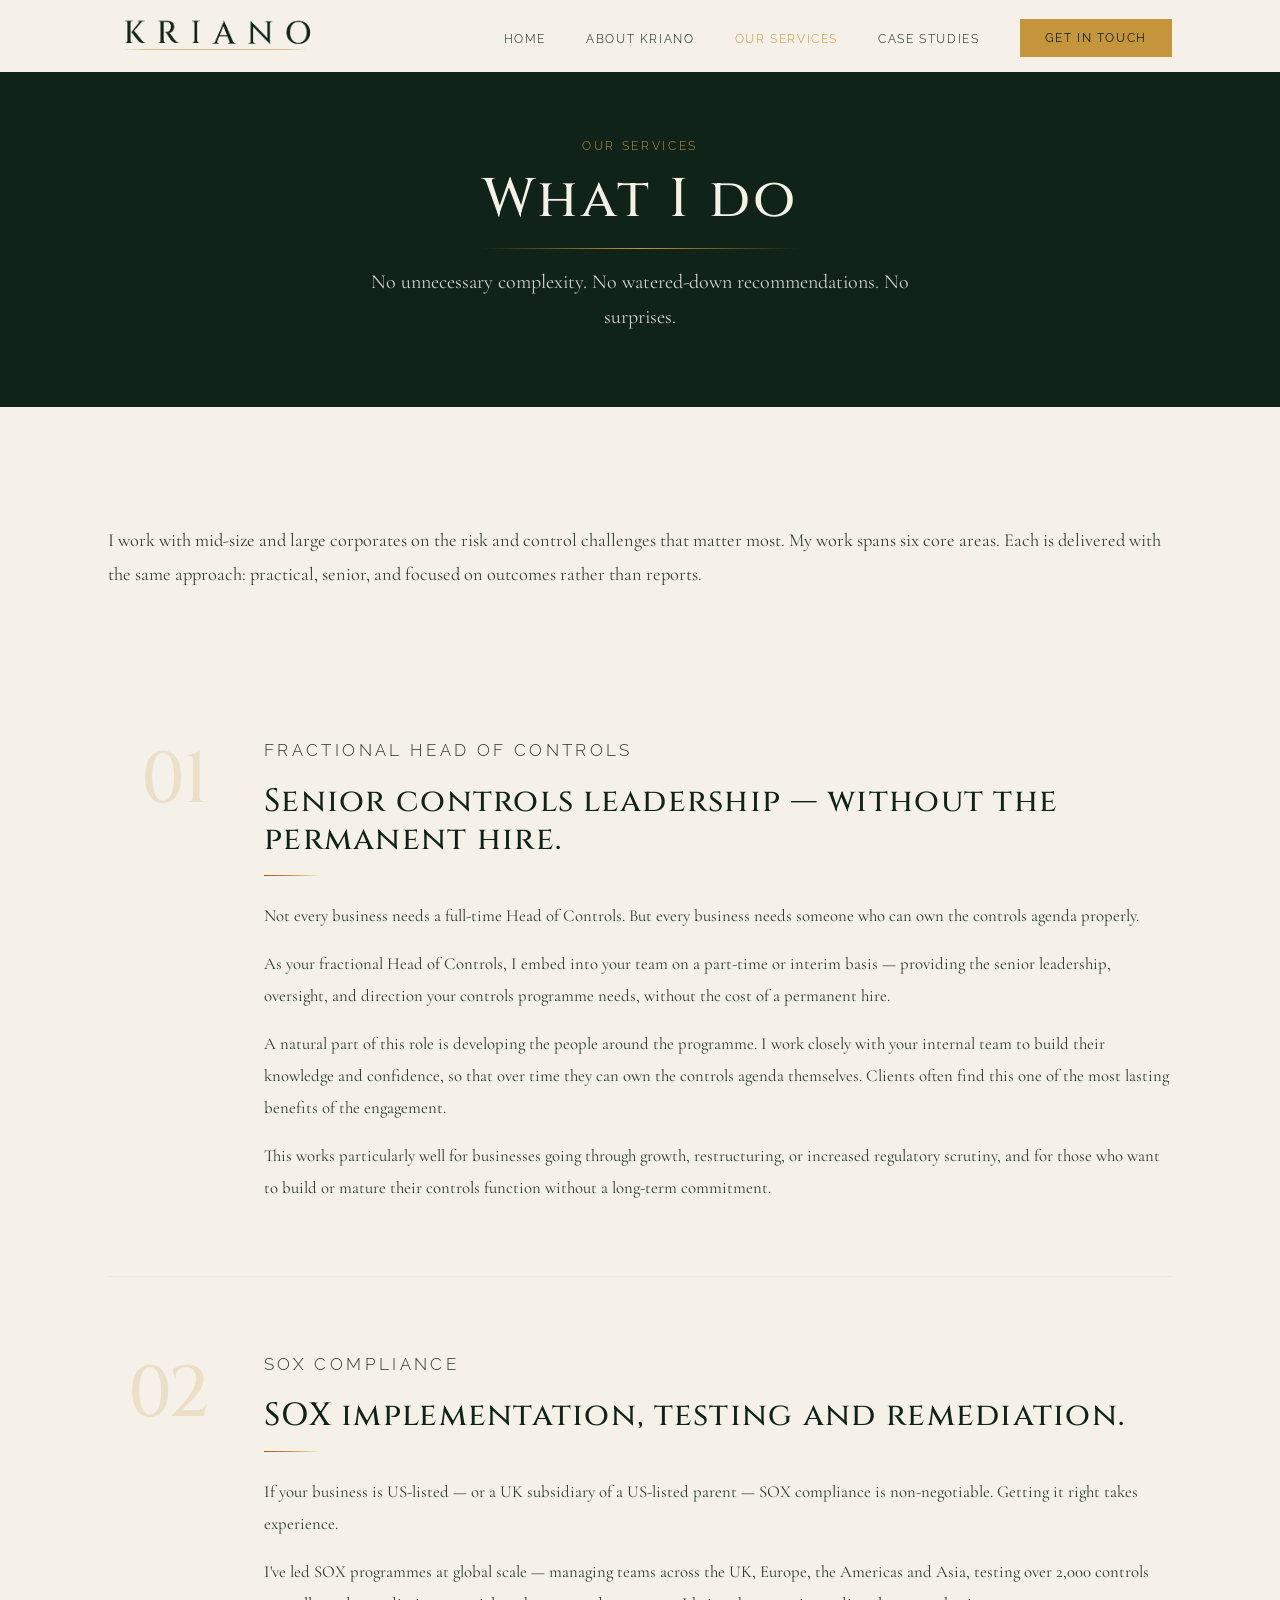
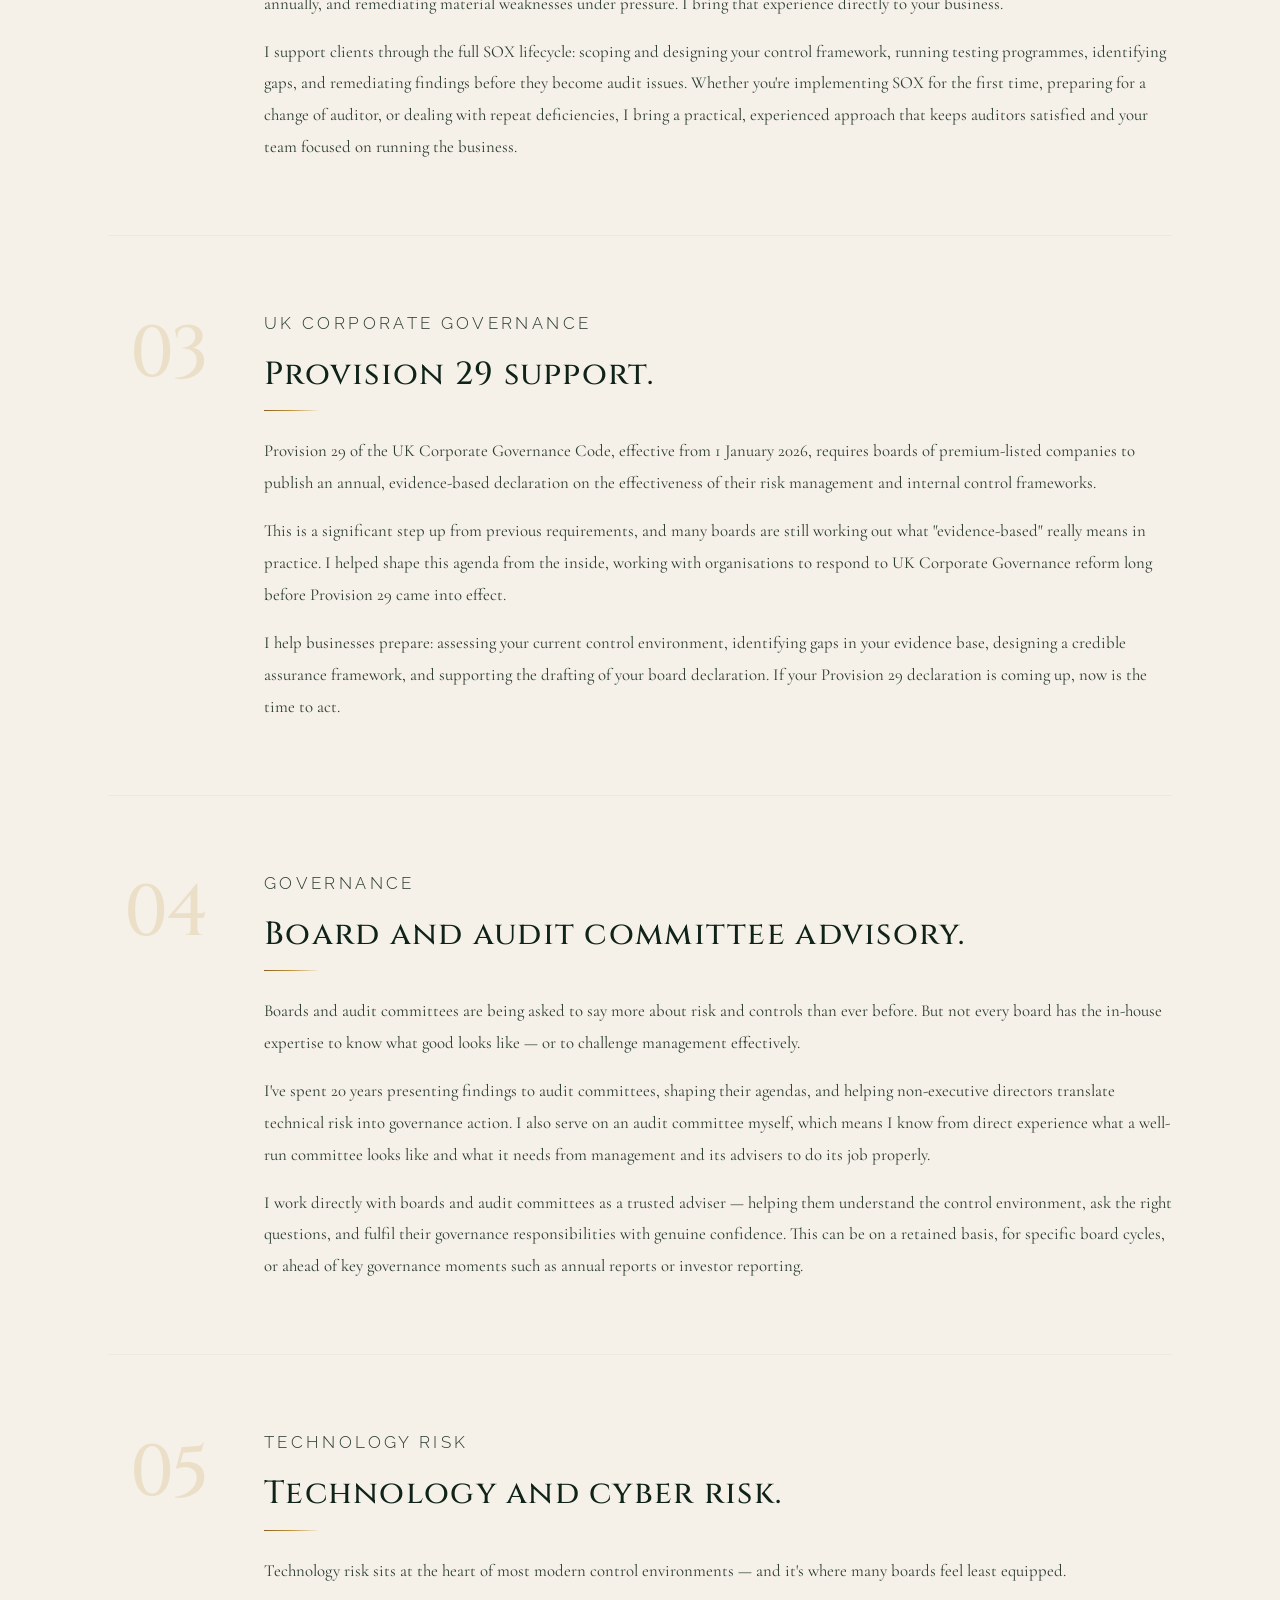
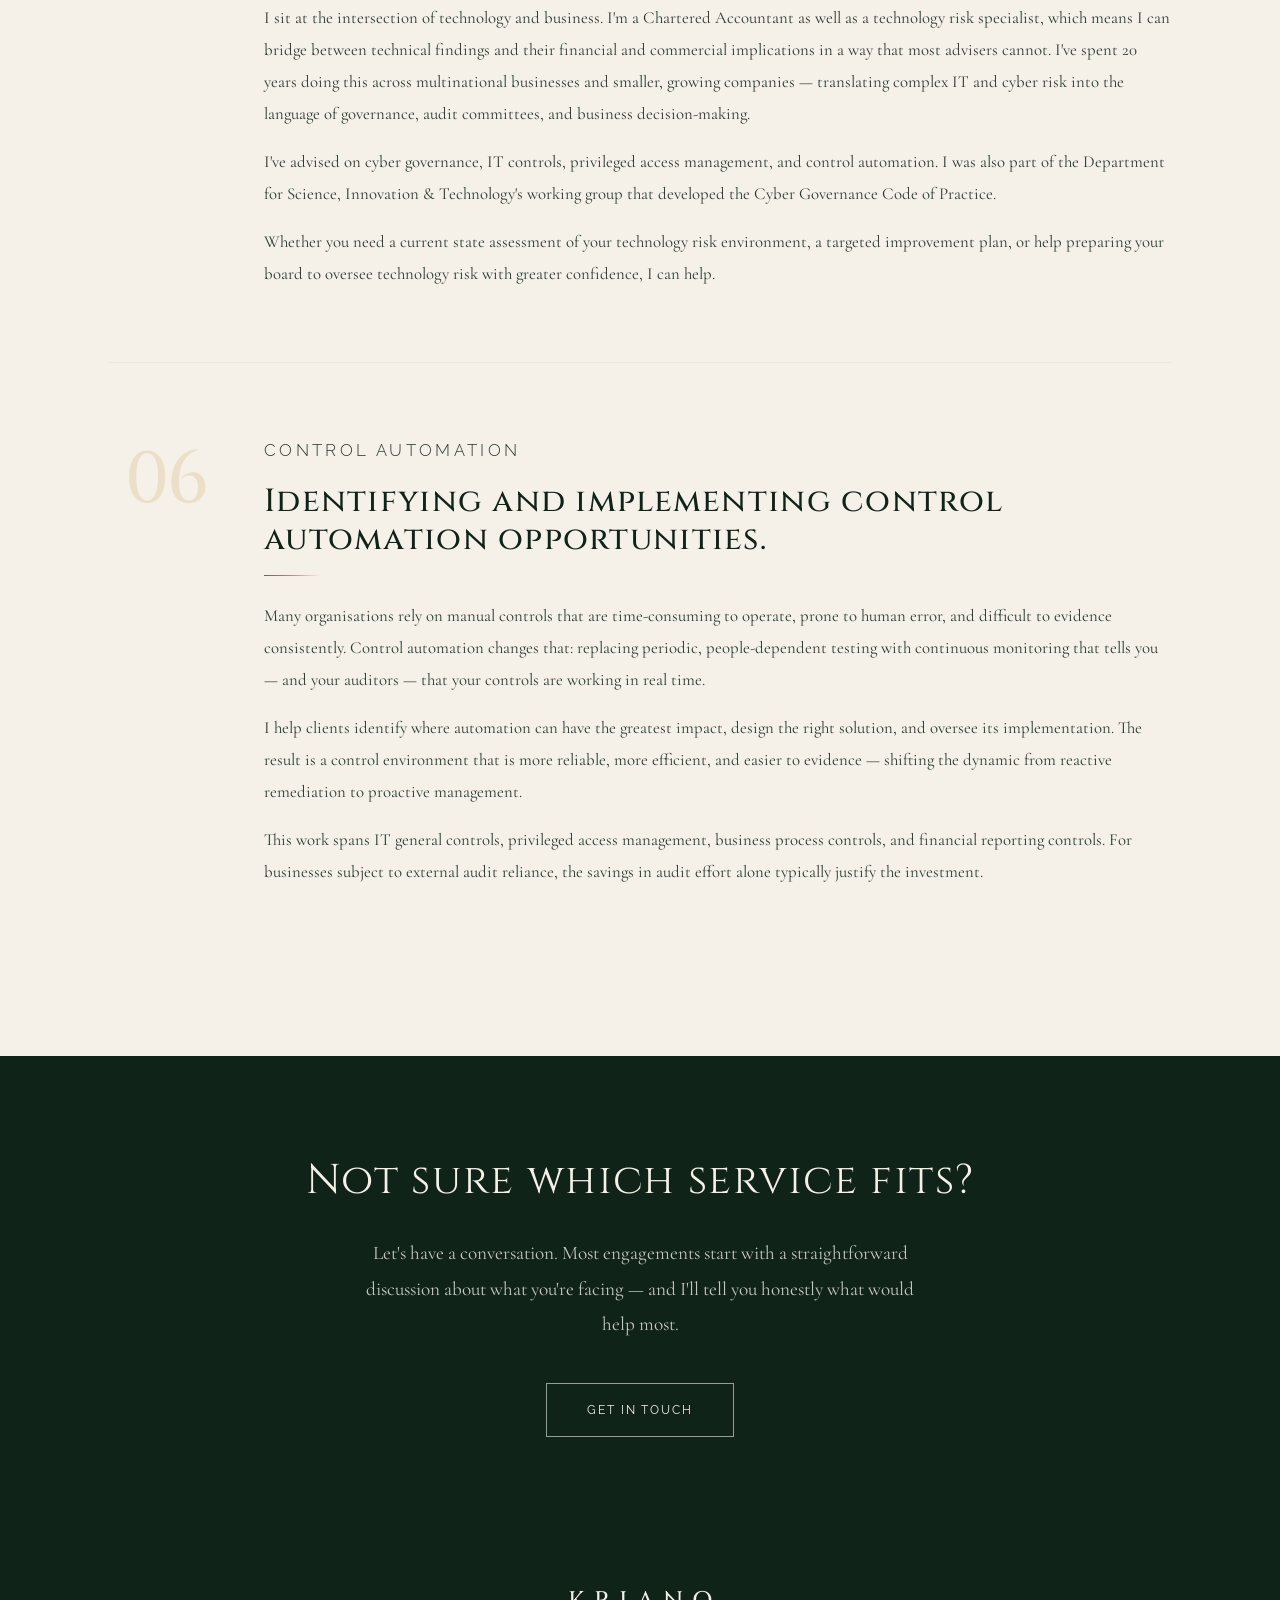
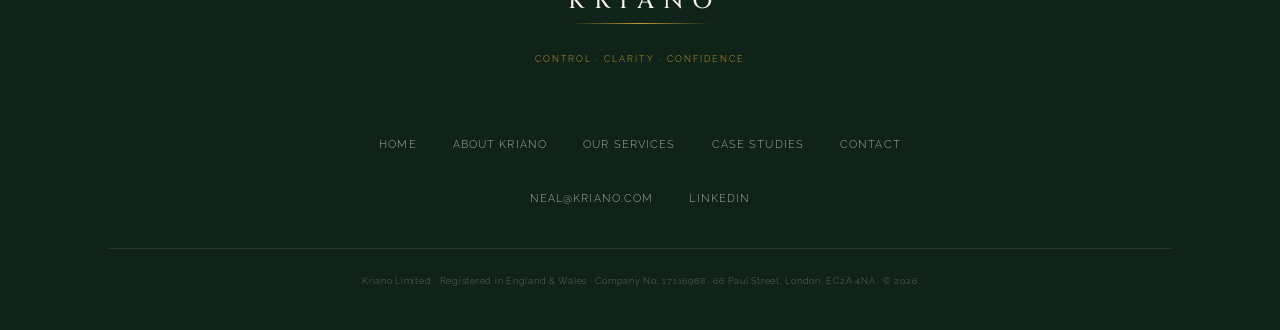
<file: services.html>
<!DOCTYPE html>
<html lang="en">
<head>
  <meta charset="UTF-8">
  <meta name="viewport" content="width=device-width, initial-scale=1.0">
  <title>Services | Kriano — SOX, Provision 29, Board Advisory, Technology Risk</title>
  <meta name="description" content="Kriano offers five core services: Fractional Head of Controls, SOX implementation and remediation, Provision 29 support, board and audit committee advisory, and technology and cyber risk.">
  <link rel="canonical" href="https://www.kriano.com/services.html">

  <meta property="og:title"       content="Services | Kriano">
  <meta property="og:description" content="Risk and control services tailored for your challenge.">
  <meta property="og:type"        content="website">
  <meta property="og:url"         content="https://www.kriano.com/services.html">
  <meta property="og:image"       content="https://www.kriano.com/kriano-social-share.png">

  <link rel="preconnect" href="https://fonts.googleapis.com">
  <link rel="preconnect" href="https://fonts.gstatic.com" crossorigin>
  <link href="https://fonts.googleapis.com/css2?family=Cinzel:wght@400;500;600&family=Cormorant+Garamond:ital,wght@0,300;0,400;0,500;1,300;1,400;1,500&family=Raleway:wght@300;400;500&display=swap" rel="stylesheet">
  <link rel="stylesheet" href="styles.css">

  <link rel="icon" type="image/x-icon" href="favicon.ico">
  <link rel="icon" type="image/png" sizes="32x32" href="favicon-32x32.png">
  <link rel="icon" type="image/png" sizes="16x16" href="favicon-16x16.png">

  <!-- Google tag (gtag.js) -->
  <script async src="https://www.googletagmanager.com/gtag/js?id=G-9YH2RK6R9H"></script>
  <script>
    window.dataLayer = window.dataLayer || [];
    function gtag(){dataLayer.push(arguments);}
    gtag('js', new Date());
    gtag('config', 'G-9YH2RK6R9H');
  </script>
</head>
<body>

  <!-- NAVIGATION -->
  <nav class="nav" role="navigation" aria-label="Main navigation">
    <div class="nav__inner">
      <a href="index.html" class="nav__logo" aria-label="Kriano — home">
        <img src="kriano-logo-primary.png" alt="Kriano">
      </a>
      <button class="nav__toggle" aria-label="Open navigation" aria-expanded="false" aria-controls="nav-links">
        <span></span>
        <span></span>
        <span></span>
      </button>
      <ul class="nav__links" id="nav-links" role="list">
        <li><a href="index.html"        class="nav__link">Home</a></li>
        <li><a href="about.html"        class="nav__link">About Kriano</a></li>
        <li><a href="services.html"     class="nav__link nav__link--active">Our Services</a></li>
        <li><a href="case-studies.html" class="nav__link">Case Studies</a></li>
        <li><a href="contact.html"      class="nav__link nav__link--cta">Get in touch</a></li>
      </ul>
    </div>
  </nav>

  <!-- PAGE HEADER -->
  <header class="page-header" aria-labelledby="page-title">
    <div class="page-header__inner">
      <p class="page-header__label">Our Services</p>
      <h1 class="page-header__heading" id="page-title">What I do</h1>
      <div class="page-header__rule" aria-hidden="true"></div>
      <p class="page-header__sub">No unnecessary complexity. No watered-down recommendations. No surprises.</p>
    </div>
  </header>

  <!-- SERVICES INTRO -->
  <section class="section--light" aria-labelledby="services-heading">
    <div class="container">

      <p class="section-intro" style="margin-bottom: 72px; max-width: none;">
        I work with mid-size and large corporates on the risk and control challenges that matter most. My work spans six core areas. Each is delivered with the same approach: practical, senior, and focused on outcomes rather than reports.
      </p>

      <!-- SERVICE 01 -->
      <article class="service-item" aria-labelledby="svc-1">
        <div class="service-number" aria-hidden="true">01</div>
        <div class="service-content">
          <p class="service-content__label">Fractional Head of Controls</p>
          <h2 class="service-content__title" id="svc-1">Senior controls leadership — without the permanent hire.</h2>
          <div class="service-content__rule" aria-hidden="true"></div>
          <p>
            Not every business needs a full-time Head of Controls. But every business needs someone who can own the controls agenda properly.
          </p>
          <p>
            As your fractional Head of Controls, I embed into your team on a part-time or interim basis — providing the senior leadership, oversight, and direction your controls programme needs, without the cost of a permanent hire.
          </p>
          <p>
            A natural part of this role is developing the people around the programme. I work closely with your internal team to build their knowledge and confidence, so that over time they can own the controls agenda themselves. Clients often find this one of the most lasting benefits of the engagement.
          </p>
          <p>
            This works particularly well for businesses going through growth, restructuring, or increased regulatory scrutiny, and for those who want to build or mature their controls function without a long-term commitment.
          </p>
        </div>
      </article>

      <!-- SERVICE 02 -->
      <article class="service-item" aria-labelledby="svc-2">
        <div class="service-number" aria-hidden="true">02</div>
        <div class="service-content">
          <p class="service-content__label">SOX Compliance</p>
          <h2 class="service-content__title" id="svc-2">SOX implementation, testing and remediation.</h2>
          <div class="service-content__rule" aria-hidden="true"></div>
          <p>
            If your business is US-listed — or a UK subsidiary of a US-listed parent — SOX compliance is non-negotiable. Getting it right takes experience.
          </p>
          <p>
            I've led SOX programmes at global scale — managing teams across the UK, Europe, the Americas and Asia, testing over 2,000 controls annually, and remediating material weaknesses under pressure. I bring that experience directly to your business.
          </p>
          <p>
            I support clients through the full SOX lifecycle: scoping and designing your control framework, running testing programmes, identifying gaps, and remediating findings before they become audit issues. Whether you're implementing SOX for the first time, preparing for a change of auditor, or dealing with repeat deficiencies, I bring a practical, experienced approach that keeps auditors satisfied and your team focused on running the business.
          </p>
        </div>
      </article>

      <!-- SERVICE 03 -->
      <article class="service-item" aria-labelledby="svc-3">
        <div class="service-number" aria-hidden="true">03</div>
        <div class="service-content">
          <p class="service-content__label">UK Corporate Governance</p>
          <h2 class="service-content__title" id="svc-3">Provision 29 support.</h2>
          <div class="service-content__rule" aria-hidden="true"></div>
          <p>
            Provision 29 of the UK Corporate Governance Code, effective from 1 January 2026, requires boards of premium-listed companies to publish an annual, evidence-based declaration on the effectiveness of their risk management and internal control frameworks.
          </p>
          <p>
            This is a significant step up from previous requirements, and many boards are still working out what "evidence-based" really means in practice. I helped shape this agenda from the inside, working with organisations to respond to UK Corporate Governance reform long before Provision 29 came into effect.
          </p>
          <p>
            I help businesses prepare: assessing your current control environment, identifying gaps in your evidence base, designing a credible assurance framework, and supporting the drafting of your board declaration. If your Provision 29 declaration is coming up, now is the time to act.
          </p>
        </div>
      </article>

      <!-- SERVICE 04 -->
      <article class="service-item" aria-labelledby="svc-4">
        <div class="service-number" aria-hidden="true">04</div>
        <div class="service-content">
          <p class="service-content__label">Governance</p>
          <h2 class="service-content__title" id="svc-4">Board and audit committee advisory.</h2>
          <div class="service-content__rule" aria-hidden="true"></div>
          <p>
            Boards and audit committees are being asked to say more about risk and controls than ever before. But not every board has the in-house expertise to know what good looks like — or to challenge management effectively.
          </p>
          <p>
            I've spent 20 years presenting findings to audit committees, shaping their agendas, and helping non-executive directors translate technical risk into governance action. I also serve on an audit committee myself, which means I know from direct experience what a well-run committee looks like and what it needs from management and its advisers to do its job properly.
          </p>
          <p>
            I work directly with boards and audit committees as a trusted adviser — helping them understand the control environment, ask the right questions, and fulfil their governance responsibilities with genuine confidence. This can be on a retained basis, for specific board cycles, or ahead of key governance moments such as annual reports or investor reporting.
          </p>
        </div>
      </article>

      <!-- SERVICE 05 -->
      <article class="service-item" aria-labelledby="svc-5">
        <div class="service-number" aria-hidden="true">05</div>
        <div class="service-content">
          <p class="service-content__label">Technology Risk</p>
          <h2 class="service-content__title" id="svc-5">Technology and cyber risk.</h2>
          <div class="service-content__rule" aria-hidden="true"></div>
          <p>
            Technology risk sits at the heart of most modern control environments — and it's where many boards feel least equipped.
          </p>
          <p>
            I sit at the intersection of technology and business. I'm a Chartered Accountant as well as a technology risk specialist, which means I can bridge between technical findings and their financial and commercial implications in a way that most advisers cannot. I've spent 20 years doing this across multinational businesses and smaller, growing companies — translating complex IT and cyber risk into the language of governance, audit committees, and business decision-making.
          </p>
          <p>
            I've advised on cyber governance, IT controls, privileged access management, and control automation. I was also part of the Department for Science, Innovation &amp; Technology's working group that developed the Cyber Governance Code of Practice.
          </p>
          <p>
            Whether you need a current state assessment of your technology risk environment, a targeted improvement plan, or help preparing your board to oversee technology risk with greater confidence, I can help.
          </p>
        </div>
      </article>

      <!-- SERVICE 06 -->
      <article class="service-item" aria-labelledby="svc-6">
        <div class="service-number" aria-hidden="true">06</div>
        <div class="service-content">
          <p class="service-content__label">Control Automation</p>
          <h2 class="service-content__title" id="svc-6">Identifying and implementing control automation opportunities.</h2>
          <div class="service-content__rule" aria-hidden="true"></div>
          <p>
            Many organisations rely on manual controls that are time-consuming to operate, prone to human error, and difficult to evidence consistently. Control automation changes that: replacing periodic, people-dependent testing with continuous monitoring that tells you — and your auditors — that your controls are working in real time.
          </p>
          <p>
            I help clients identify where automation can have the greatest impact, design the right solution, and oversee its implementation. The result is a control environment that is more reliable, more efficient, and easier to evidence — shifting the dynamic from reactive remediation to proactive management.
          </p>
          <p>
            This work spans IT general controls, privileged access management, business process controls, and financial reporting controls. For businesses subject to external audit reliance, the savings in audit effort alone typically justify the investment.
          </p>
        </div>
      </article>

    </div>
  </section>

  <!-- CTA BLOCK -->
  <section class="cta-block" aria-labelledby="cta-heading">
    <div class="container">
      <h2 class="cta-block__heading" id="cta-heading">Not sure which service fits?</h2>
      <p class="cta-block__body">
        Let's have a conversation. Most engagements start with a straightforward discussion about what you're facing — and I'll tell you honestly what would help most.
      </p>
      <a href="contact.html" class="btn btn--outline-cream">Get in touch</a>
    </div>
  </section>

  <!-- FOOTER -->
  <footer class="footer" role="contentinfo">
    <div class="footer__inner">
      <div class="footer__brand">
        <span class="footer__wordmark">KRIANO</span>
        <div class="footer__rule" aria-hidden="true"></div>
        <span class="footer__strapline">Control &middot; Clarity &middot; Confidence</span>
      </div>
      <nav aria-label="Footer navigation">
        <ul class="footer__nav">
          <li><a href="index.html"        class="footer__nav-link">Home</a></li>
          <li><a href="about.html"        class="footer__nav-link">About Kriano</a></li>
          <li><a href="services.html"     class="footer__nav-link">Our Services</a></li>
          <li><a href="case-studies.html" class="footer__nav-link">Case Studies</a></li>
          <li><a href="contact.html"      class="footer__nav-link">Contact</a></li>
        </ul>
      </nav>
      <div class="footer__contact">
        <a href="mailto:neal@kriano.com"                    class="footer__contact-link">neal@kriano.com</a>
        <a href="https://www.linkedin.com/in/neal-aggarwal" class="footer__contact-link" target="_blank" rel="noopener noreferrer">LinkedIn</a>
      </div>
      <div class="footer__legal">
        <p>Kriano Limited &middot; Registered in England &amp; Wales &middot; Company No. 17116968 &middot; 66 Paul Street, London, EC2A 4NA &middot; &copy; 2026</p>
      </div>
    </div>
  </footer>

  <script src="script.js"></script>
</body>
</html>
</file>
<file: styles.css>
@import url('https://fonts.googleapis.com/css2?family=Cinzel:wght@400;500;600&family=Cormorant+Garamond:ital,wght@0,300;0,400;0,500;1,300;1,400;1,500&family=Raleway:wght@300;400;500&display=swap');

/* ============================================================
   CUSTOM PROPERTIES
   ============================================================ */
:root {
  --forest-green: #0f2318;
  --forest-mid:   #1a3828;
  --cream:        #f5f0e8;
  --cream-dark:   #ede8e0;
  --gold:         #c4953a;
  --gold-light:   #f0d870;
  --gold-dark:    #8a6020;

  --font-heading: 'Cinzel', serif;
  --font-body:    'Cormorant Garamond', serif;
  --font-ui:      'Raleway', sans-serif;

  --max-width:  1160px;
  --nav-height: 72px;
}

/* ============================================================
   RESET & BASE
   ============================================================ */
*, *::before, *::after {
  box-sizing: border-box;
  margin: 0;
  padding: 0;
}

html {
  scroll-behavior: smooth;
}

body {
  background: var(--cream);
  color: var(--forest-green);
  font-family: var(--font-body);
  font-size: 22px;
  line-height: 1.75;
  -webkit-font-smoothing: antialiased;
  -moz-osx-font-smoothing: grayscale;
}

img {
  max-width: 100%;
  height: auto;
  display: block;
}

a {
  color: inherit;
  text-decoration: none;
}

/* ============================================================
   UTILITIES
   ============================================================ */
.container {
  max-width: var(--max-width);
  margin: 0 auto;
  padding: 0 48px;
}

.section--light {
  background: var(--cream);
  padding: 96px 0;
}

.section--alt {
  background: var(--cream-dark);
  padding: 96px 0;
}

.section--dark {
  background: var(--forest-green);
  color: var(--cream);
  padding: 96px 0;
}

.section--dark-mid {
  background: var(--forest-mid);
  color: var(--cream);
  padding: 96px 0;
}

/* ============================================================
   ACCESSIBILITY UTILITY
   ============================================================ */
.visually-hidden {
  position: absolute;
  width: 1px;
  height: 1px;
  padding: 0;
  margin: -1px;
  overflow: hidden;
  clip: rect(0, 0, 0, 0);
  white-space: nowrap;
  border: 0;
}

/* ============================================================
   GOLD RULE
   ============================================================ */
.gold-rule {
  height: 1px;
  background: linear-gradient(90deg, transparent, var(--gold), transparent);
  margin: 1rem 0;
  width: 100%;
}

.gold-rule--short {
  max-width: 48px;
  background: linear-gradient(90deg, var(--gold-dark), var(--gold), var(--gold-light));
  margin: 0 0 1.5rem 0;
}

/* ============================================================
   SECTION LABELS & HEADINGS
   ============================================================ */
.section-label {
  font-family: var(--font-ui);
  font-size: 0.75rem;
  font-weight: 300;
  letter-spacing: 0.22em;
  text-transform: uppercase;
  color: var(--gold);
  margin-bottom: 0.5rem;
}

.section-heading {
  font-family: var(--font-heading);
  font-size: clamp(2rem, 3.5vw, 3rem);
  font-weight: 500;
  letter-spacing: 0.04em;
  line-height: 1.2;
}

.section-subheading {
  font-size: 1.25rem;
  opacity: 0.85;
  margin-top: 0.75rem;
  max-width: 600px;
}

.section-intro {
  font-size: 1.15rem;
  line-height: 1.85;
  opacity: 0.85;
  max-width: 700px;
  margin-top: 1.25rem;
}

.section-header {
  margin-bottom: 64px;
}

/* ============================================================
   NAVIGATION
   ============================================================ */
.nav {
  position: fixed;
  top: 0;
  left: 0;
  right: 0;
  z-index: 100;
  background: var(--cream);
  height: var(--nav-height);
  display: flex;
  align-items: center;
  transition: border-bottom 0.25s ease;
}

.nav--scrolled {
  border-bottom: 1px solid var(--cream-dark);
}

.nav__inner {
  max-width: var(--max-width);
  margin: 0 auto;
  padding: 0 48px;
  width: 100%;
  display: flex;
  align-items: center;
  justify-content: space-between;
  gap: 2rem;
}

.nav__logo img {
  height: 50px;
  width: auto;
}

.nav__links {
  display: flex;
  align-items: center;
  gap: 2.5rem;
  list-style: none;
}

.nav__link {
  font-family: var(--font-ui);
  font-size: 0.78rem;
  font-weight: 300;
  letter-spacing: 0.13em;
  text-transform: uppercase;
  color: var(--forest-green);
  transition: color 0.2s;
  white-space: nowrap;
}

.nav__link:hover {
  color: var(--gold);
}

.nav__link--active {
  color: var(--gold);
}

.nav__link--cta {
  background: var(--gold);
  color: var(--forest-green);
  padding: 0.65rem 1.5rem;
  border: 1px solid var(--gold);
  transition: background 0.2s, color 0.2s;
  font-weight: 400;
}

.nav__link--cta:hover {
  background: transparent;
  color: var(--gold);
}

.nav__toggle {
  display: none;
  flex-direction: column;
  gap: 5px;
  cursor: pointer;
  background: none;
  border: none;
  padding: 6px;
}

.nav__toggle span {
  display: block;
  width: 22px;
  height: 1px;
  background: var(--forest-green);
  transition: transform 0.22s ease, opacity 0.22s ease;
}

/* ============================================================
   BUTTONS
   ============================================================ */
.btn {
  display: inline-block;
  font-family: var(--font-ui);
  font-size: 0.72rem;
  font-weight: 400;
  letter-spacing: 0.16em;
  text-transform: uppercase;
  padding: 1rem 2.5rem;
  border: 1px solid transparent;
  transition: background 0.2s, color 0.2s, border-color 0.2s;
  cursor: pointer;
}

.btn--gold {
  background: var(--gold);
  color: var(--forest-green);
  border-color: var(--gold);
}

.btn--gold:hover {
  background: transparent;
  color: var(--gold);
}

.btn--outline-cream {
  background: transparent;
  color: var(--cream);
  border-color: rgba(245, 240, 232, 0.6);
}

.btn--outline-cream:hover {
  background: var(--cream);
  color: var(--forest-green);
  border-color: var(--cream);
}

.btn--outline-green {
  background: transparent;
  color: var(--forest-green);
  border-color: var(--forest-green);
}

.btn--outline-green:hover {
  background: var(--forest-green);
  color: var(--cream);
}

/* ============================================================
   HERO
   ============================================================ */
.hero {
  min-height: 100vh;
  background: var(--forest-green);
  color: var(--cream);
  display: flex;
  align-items: center;
  justify-content: center;
  text-align: center;
  padding: calc(var(--nav-height) + 64px) 48px 80px;
}

.hero__inner {
  max-width: 760px;
  width: 100%;
}

/* Lockup wraps wordmark + rule so rule width matches text exactly */
.hero__logo-lockup {
  display: inline-block;
}

.hero__wordmark {
  font-family: var(--font-heading);
  font-size: clamp(2.8rem, 7vw, 5rem);
  font-weight: 500;
  letter-spacing: 0.38em;
  color: var(--cream);
  line-height: 1;
  margin-right: -0.38em; /* remove trailing letter-spacing from layout width so rule centres under visual text */
}

.hero__rule {
  height: 1px;
  background: linear-gradient(90deg, transparent, var(--gold), transparent);
  margin: 0.75rem 0 1rem;
  width: 100%;
}

.hero__strapline {
  font-family: var(--font-ui);
  font-size: 0.78rem;
  font-weight: 300;
  letter-spacing: 0.28em;
  text-transform: uppercase;
  color: var(--gold);
  margin-bottom: 3rem;
}

.hero__heading {
  font-family: var(--font-heading);
  font-size: clamp(1.7rem, 3vw, 2.4rem);
  font-weight: 400;
  letter-spacing: 0.02em;
  line-height: 1.35;
  color: var(--cream);
  margin-bottom: 1.5rem;
}

.hero__sub {
  font-size: 1.2rem;
  line-height: 1.85;
  color: rgba(245, 240, 232, 0.82);
  margin-bottom: 1.25rem;
}

.hero__intro {
  font-size: 1.1rem;
  line-height: 1.85;
  color: rgba(245, 240, 232, 0.68);
  margin-bottom: 2.75rem;
}

/* ============================================================
   VALUE PROPS SECTION LABEL
   ============================================================ */
.value-props-header {
  max-width: var(--max-width);
  margin: 0 auto;
  padding: 0 0 48px;
}

.value-props-header__label {
  font-family: var(--font-ui);
  font-size: 0.72rem;
  font-weight: 300;
  letter-spacing: 0.22em;
  text-transform: uppercase;
  color: var(--gold);
  margin-bottom: 0.4rem;
}

.value-props-header__title {
  font-family: var(--font-heading);
  font-size: clamp(1.6rem, 2.5vw, 2.2rem);
  font-weight: 500;
  letter-spacing: 0.04em;
  color: var(--forest-green);
}

/* ============================================================
   VALUE PROPS
   ============================================================ */
.value-props {
  display: grid;
  grid-template-columns: repeat(3, 1fr);
  max-width: var(--max-width);
  margin: 0 auto;
  padding: 0 0;
}

.value-prop {
  padding: 64px 52px;
  border-right: 1px solid var(--cream-dark);
}

.value-prop:first-child {
  padding-left: 0;
}

.value-prop:last-child {
  border-right: none;
  padding-right: 0;
}

.value-prop__title {
  font-family: var(--font-heading);
  font-size: 1.6rem;
  font-weight: 500;
  letter-spacing: 0.08em;
  color: var(--forest-green);
  margin-bottom: 1.25rem;
}

.value-prop__body {
  font-size: 1.05rem;
  line-height: 1.85;
  color: var(--forest-green);
  opacity: 0.85;
}

/* ============================================================
   CTA BLOCK
   ============================================================ */
.cta-block {
  background: var(--forest-green);
  color: var(--cream);
  padding: 88px 0;
  text-align: center;
}

.cta-block__heading {
  font-family: var(--font-heading);
  font-size: clamp(1.8rem, 3.5vw, 2.6rem);
  font-weight: 400;
  letter-spacing: 0.04em;
  margin-bottom: 1.25rem;
}

.cta-block__body {
  font-size: 1.2rem;
  line-height: 1.85;
  opacity: 0.8;
  max-width: 560px;
  margin: 0 auto 2.5rem;
}

/* ============================================================
   PAGE HEADER (inner pages)
   ============================================================ */
.page-header {
  background: var(--forest-green);
  color: var(--cream);
  padding: calc(var(--nav-height) + 64px) 48px 72px;
  text-align: center;
}

.page-header__inner {
  max-width: var(--max-width);
  margin: 0 auto;
}

.page-header__label {
  font-family: var(--font-ui);
  font-size: 0.75rem;
  font-weight: 300;
  letter-spacing: 0.22em;
  text-transform: uppercase;
  color: var(--gold);
  margin-bottom: 0.75rem;
}

.page-header__heading {
  font-family: var(--font-heading);
  font-size: clamp(2.2rem, 4.5vw, 3.4rem);
  font-weight: 500;
  letter-spacing: 0.06em;
  line-height: 1.15;
  margin-bottom: 0.75rem;
}

.page-header__rule {
  height: 1px;
  background: linear-gradient(90deg, transparent, var(--gold), transparent);
  max-width: 320px;
  margin: 1rem auto;
}

.page-header__sub {
  font-size: 1.25rem;
  opacity: 0.85;
  max-width: 560px;
  margin: 0 auto;
}

/* ============================================================
   ABOUT PAGE
   ============================================================ */
.about-photo {
  float: right;
  width: 280px;
  margin: 0 0 2rem 3rem;
  shape-outside: border-box;
}

.about-photo img {
  width: 100%;
  height: auto;
  display: block;
}

.about-layout {
  display: grid;
  grid-template-columns: 1fr;
  gap: 0;
  align-items: start;
}

.about-body p {
  margin-bottom: 1.5rem;
  font-size: 1.1rem;
  line-height: 1.9;
}

.about-body p:last-child {
  margin-bottom: 0;
}

.about-body a {
  color: var(--gold-dark);
  border-bottom: 1px solid rgba(138, 96, 32, 0.3);
  transition: border-color 0.2s;
}

.about-body a:hover {
  border-color: var(--gold-dark);
}

.credentials-panel__label {
  font-family: var(--font-ui);
  font-size: 0.72rem;
  font-weight: 300;
  letter-spacing: 0.2em;
  text-transform: uppercase;
  color: var(--gold);
  margin-bottom: 1.25rem;
}

.credentials-panel__list {
  list-style: none;
  display: flex;
  flex-direction: column;
  gap: 0;
}

.credentials-panel__item {
  font-family: var(--font-ui);
  font-size: 0.75rem;
  font-weight: 300;
  letter-spacing: 0.08em;
  text-transform: uppercase;
  color: var(--forest-green);
  padding: 1rem 0;
  border-bottom: 1px solid var(--cream-dark);
  display: flex;
  align-items: flex-start;
  gap: 0.75rem;
  line-height: 1.6;
}

.credentials-panel__item::before {
  content: '';
  display: inline-block;
  width: 5px;
  height: 5px;
  min-width: 5px;
  background: var(--gold);
  border-radius: 50%;
  margin-top: 5px;
}

.credentials-panel__item:first-child {
  border-top: 1px solid var(--cream-dark);
}

/* ============================================================
   SERVICES PAGE
   ============================================================ */
.service-item {
  display: grid;
  grid-template-columns: 100px 1fr;
  gap: 56px;
  align-items: start;
  padding: 72px 0;
  border-bottom: 1px solid var(--cream-dark);
}

.service-item:first-child {
  padding-top: 0;
}

.service-item:last-child {
  border-bottom: none;
}

.service-number {
  font-family: var(--font-heading);
  font-size: 4.5rem;
  font-weight: 500;
  color: var(--gold);
  opacity: 0.18;
  line-height: 1;
  text-align: right;
  padding-top: 0.15em;
  letter-spacing: -0.02em;
}

.service-content__label {
  font-family: var(--font-ui);
  font-size: 0.72rem;
  font-weight: 300;
  letter-spacing: 0.2em;
  text-transform: uppercase;
  color: var(--gold);
  margin-bottom: 0.6rem;
}

.service-content__title {
  font-family: var(--font-heading);
  font-size: clamp(1.5rem, 2.5vw, 2.1rem);
  font-weight: 500;
  letter-spacing: 0.04em;
  line-height: 1.2;
  color: var(--forest-green);
  margin-bottom: 0.5rem;
}

.service-content__rule {
  height: 1px;
  background: linear-gradient(90deg, var(--gold-dark), var(--gold), transparent);
  max-width: 56px;
  margin: 1rem 0 1.5rem;
}

.service-content p {
  font-size: 1.05rem;
  line-height: 1.9;
  color: var(--forest-green);
  opacity: 0.88;
  margin-bottom: 1rem;
}

.service-content p:last-child {
  margin-bottom: 0;
}

/* ============================================================
   CASE STUDIES PAGE
   ============================================================ */
.case-grid {
  display: grid;
  grid-template-columns: repeat(2, 1fr);
  gap: 28px;
}

.case-card {
  background: var(--cream);
  border: 1px solid rgba(196, 149, 58, 0.2);
  border-top: 3px solid var(--gold);
  padding: 44px;
}

.case-card__meta {
  display: flex;
  align-items: baseline;
  gap: 0.75rem;
  margin-bottom: 1.25rem;
  flex-wrap: wrap;
}

.case-card__service {
  font-family: var(--font-ui);
  font-size: 0.68rem;
  font-weight: 400;
  letter-spacing: 0.18em;
  text-transform: uppercase;
  color: var(--gold);
}

.case-card__sep {
  width: 1px;
  height: 10px;
  background: var(--cream-dark);
  display: inline-block;
  align-self: center;
}

.case-card__sector {
  font-family: var(--font-ui);
  font-size: 0.68rem;
  font-weight: 300;
  letter-spacing: 0.12em;
  text-transform: uppercase;
  color: var(--forest-green);
  opacity: 0.55;
}

.case-card__headline {
  font-family: var(--font-heading);
  font-size: 1.2rem;
  font-weight: 500;
  letter-spacing: 0.02em;
  line-height: 1.4;
  color: var(--forest-green);
  padding-bottom: 1.25rem;
  border-bottom: 1px solid var(--cream-dark);
  margin-bottom: 1.5rem;
}

.case-section-label {
  font-family: var(--font-ui);
  font-size: 0.68rem;
  font-weight: 400;
  letter-spacing: 0.16em;
  text-transform: uppercase;
  color: var(--gold);
  margin-top: 1.25rem;
  margin-bottom: 0.4rem;
}

.case-card__text {
  font-size: 1rem;
  line-height: 1.8;
  color: var(--forest-green);
  opacity: 0.82;
}

/* ============================================================
   CONTACT PAGE
   ============================================================ */
.contact-layout {
  display: grid;
  grid-template-columns: 1fr 300px;
  gap: 80px;
  align-items: start;
}

.contact-form {
  display: flex;
  flex-direction: column;
  gap: 1.5rem;
}

.form-group {
  display: flex;
  flex-direction: column;
  gap: 0.45rem;
}

.form-label {
  font-family: var(--font-ui);
  font-size: 0.72rem;
  font-weight: 300;
  letter-spacing: 0.16em;
  text-transform: uppercase;
  color: var(--forest-green);
  opacity: 0.65;
}

.form-input,
.form-textarea,
.form-select {
  background: var(--cream);
  border: 1px solid rgba(15, 35, 24, 0.22);
  border-radius: 0;
  padding: 0.85rem 1rem;
  font-family: var(--font-body);
  font-size: 1rem;
  color: var(--forest-green);
  width: 100%;
  transition: border-color 0.2s;
  -webkit-appearance: none;
  appearance: none;
}

.form-input:focus,
.form-textarea:focus,
.form-select:focus {
  outline: none;
  border-color: var(--gold);
}

.form-textarea {
  min-height: 140px;
  resize: vertical;
  line-height: 1.6;
}

.form-select {
  background-image: url("data:image/svg+xml,%3Csvg xmlns='http://www.w3.org/2000/svg' width='12' height='8' viewBox='0 0 12 8'%3E%3Cpath d='M1 1l5 5 5-5' stroke='%23c4953a' stroke-width='1.5' fill='none'/%3E%3C/svg%3E");
  background-repeat: no-repeat;
  background-position: right 1rem center;
  padding-right: 2.5rem;
}

.form-success {
  display: none;
  padding: 2.5rem;
  border: 1px solid rgba(196, 149, 58, 0.3);
  border-top: 3px solid var(--gold);
  text-align: center;
}

.form-success__heading {
  font-family: var(--font-heading);
  font-size: 1.5rem;
  font-weight: 500;
  letter-spacing: 0.04em;
  margin-bottom: 0.75rem;
}

.form-success__body {
  font-size: 1rem;
  opacity: 0.8;
}

.contact-info {
  padding-top: 0.5rem;
}

.contact-info__heading {
  font-family: var(--font-ui);
  font-size: 0.72rem;
  font-weight: 300;
  letter-spacing: 0.2em;
  text-transform: uppercase;
  color: var(--gold);
  margin-bottom: 1.5rem;
}

.contact-info__item {
  margin-bottom: 1.25rem;
}

.contact-info__label {
  font-family: var(--font-ui);
  font-size: 0.68rem;
  font-weight: 300;
  letter-spacing: 0.15em;
  text-transform: uppercase;
  color: var(--gold);
  margin-bottom: 0.2rem;
}

.contact-info__value {
  font-size: 1rem;
  color: var(--forest-green);
}

.contact-info__value a {
  transition: color 0.2s;
}

.contact-info__value a:hover {
  color: var(--gold-dark);
}

/* ============================================================
   FOOTER
   ============================================================ */
.footer {
  background: var(--forest-green);
  color: var(--cream);
  padding: 64px 0 40px;
}

.footer__inner {
  max-width: var(--max-width);
  margin: 0 auto;
  padding: 0 48px;
}

.footer__brand {
  text-align: center;
  margin-bottom: 48px;
}

.footer__wordmark {
  font-family: var(--font-heading);
  font-size: 1.5rem;
  font-weight: 500;
  letter-spacing: 0.38em;
  color: var(--cream);
  margin-right: -0.38em;
  line-height: 1;
  display: block;
  margin-bottom: 0.6rem;
}

.footer__rule {
  height: 1px;
  background: linear-gradient(90deg, transparent, var(--gold), transparent);
  max-width: 140px;
  margin: 0 auto 0.75rem;
}

.footer__strapline {
  font-family: var(--font-ui);
  font-size: 0.58rem;
  font-weight: 300;
  letter-spacing: 0.22em;
  text-transform: uppercase;
  color: var(--gold);
}

.footer__nav {
  display: flex;
  justify-content: center;
  gap: 2.25rem;
  list-style: none;
  margin-bottom: 1.75rem;
  flex-wrap: wrap;
}

.footer__nav-link {
  font-family: var(--font-ui);
  font-size: 0.7rem;
  font-weight: 300;
  letter-spacing: 0.1em;
  text-transform: uppercase;
  color: rgba(245, 240, 232, 0.65);
  transition: color 0.2s;
}

.footer__nav-link:hover {
  color: var(--gold);
}

.footer__contact {
  display: flex;
  justify-content: center;
  gap: 2.25rem;
  margin-bottom: 2.5rem;
  flex-wrap: wrap;
}

.footer__contact-link {
  font-family: var(--font-ui);
  font-size: 0.7rem;
  font-weight: 300;
  letter-spacing: 0.1em;
  text-transform: uppercase;
  color: rgba(245, 240, 232, 0.65);
  transition: color 0.2s;
}

.footer__contact-link:hover {
  color: var(--gold);
}

.footer__legal {
  border-top: 1px solid rgba(245, 240, 232, 0.1);
  padding-top: 1.5rem;
  text-align: center;
  font-family: var(--font-ui);
  font-size: 0.58rem;
  font-weight: 300;
  letter-spacing: 0.08em;
  color: rgba(245, 240, 232, 0.35);
}

/* ============================================================
   RESPONSIVE — TABLET (900px)
   ============================================================ */
@media (max-width: 900px) {
  /* Nav */
  .nav__links {
    display: none;
    position: absolute;
    top: var(--nav-height);
    left: 0;
    right: 0;
    background: var(--cream);
    flex-direction: column;
    padding: 1.5rem 48px 2rem;
    gap: 1.5rem;
    border-bottom: 1px solid var(--cream-dark);
    align-items: flex-start;
  }

  .nav__links--open {
    display: flex;
  }

  .nav__toggle {
    display: flex;
  }

  .nav__link--cta {
    padding: 0;
    background: none;
    border: none;
    color: var(--gold);
  }

  .nav__link--cta:hover {
    background: none;
    color: var(--gold-dark);
  }

  /* Value props */
  .value-props {
    grid-template-columns: 1fr;
  }

  .value-prop {
    padding: 48px 48px;
    border-right: none;
    border-bottom: 1px solid var(--cream-dark);
  }

  .value-prop:first-child {
    padding-left: 48px;
  }

  .value-prop:last-child {
    padding-right: 48px;
    border-bottom: none;
  }

  /* About */
  .about-photo {
    width: 200px;
    margin: 0 0 1.5rem 2rem;
  }

  /* Services */
  .service-item {
    grid-template-columns: 1fr;
    gap: 16px;
  }

  .service-number {
    text-align: left;
    font-size: 3.5rem;
  }

  /* Case studies */
  .case-grid {
    grid-template-columns: 1fr;
  }

  /* Contact */
  .contact-layout {
    grid-template-columns: 1fr;
    gap: 48px;
  }

  /* Value props header */
  .value-props-header {
    padding: 0 48px 40px;
  }
}

/* ============================================================
   RESPONSIVE — MOBILE (600px)
   ============================================================ */
@media (max-width: 600px) {
  :root {
    --nav-height: 64px;
  }

  .container {
    padding: 0 24px;
  }

  .section--light,
  .section--alt,
  .section--dark,
  .section--dark-mid {
    padding: 64px 0;
  }

  .nav__inner {
    padding: 0 24px;
  }

  .nav__links {
    padding: 1.25rem 24px 1.75rem;
  }

  .hero {
    padding: calc(var(--nav-height) + 48px) 24px 64px;
  }

  .page-header {
    padding: calc(var(--nav-height) + 48px) 24px 56px;
  }

  .value-props-header {
    padding: 0 24px 36px;
  }

  .about-photo {
    float: none;
    width: 160px;
    margin: 0 auto 1.5rem;
  }

  .value-prop {
    padding: 40px 24px;
  }

  .value-prop:first-child {
    padding-left: 24px;
  }

  .value-prop:last-child {
    padding-right: 24px;
  }

  .case-card {
    padding: 32px 24px;
  }

  .footer__inner {
    padding: 0 24px;
  }

  .footer__nav,
  .footer__contact {
    gap: 1.25rem;
  }

  .section-header {
    margin-bottom: 44px;
  }
}
</file>
